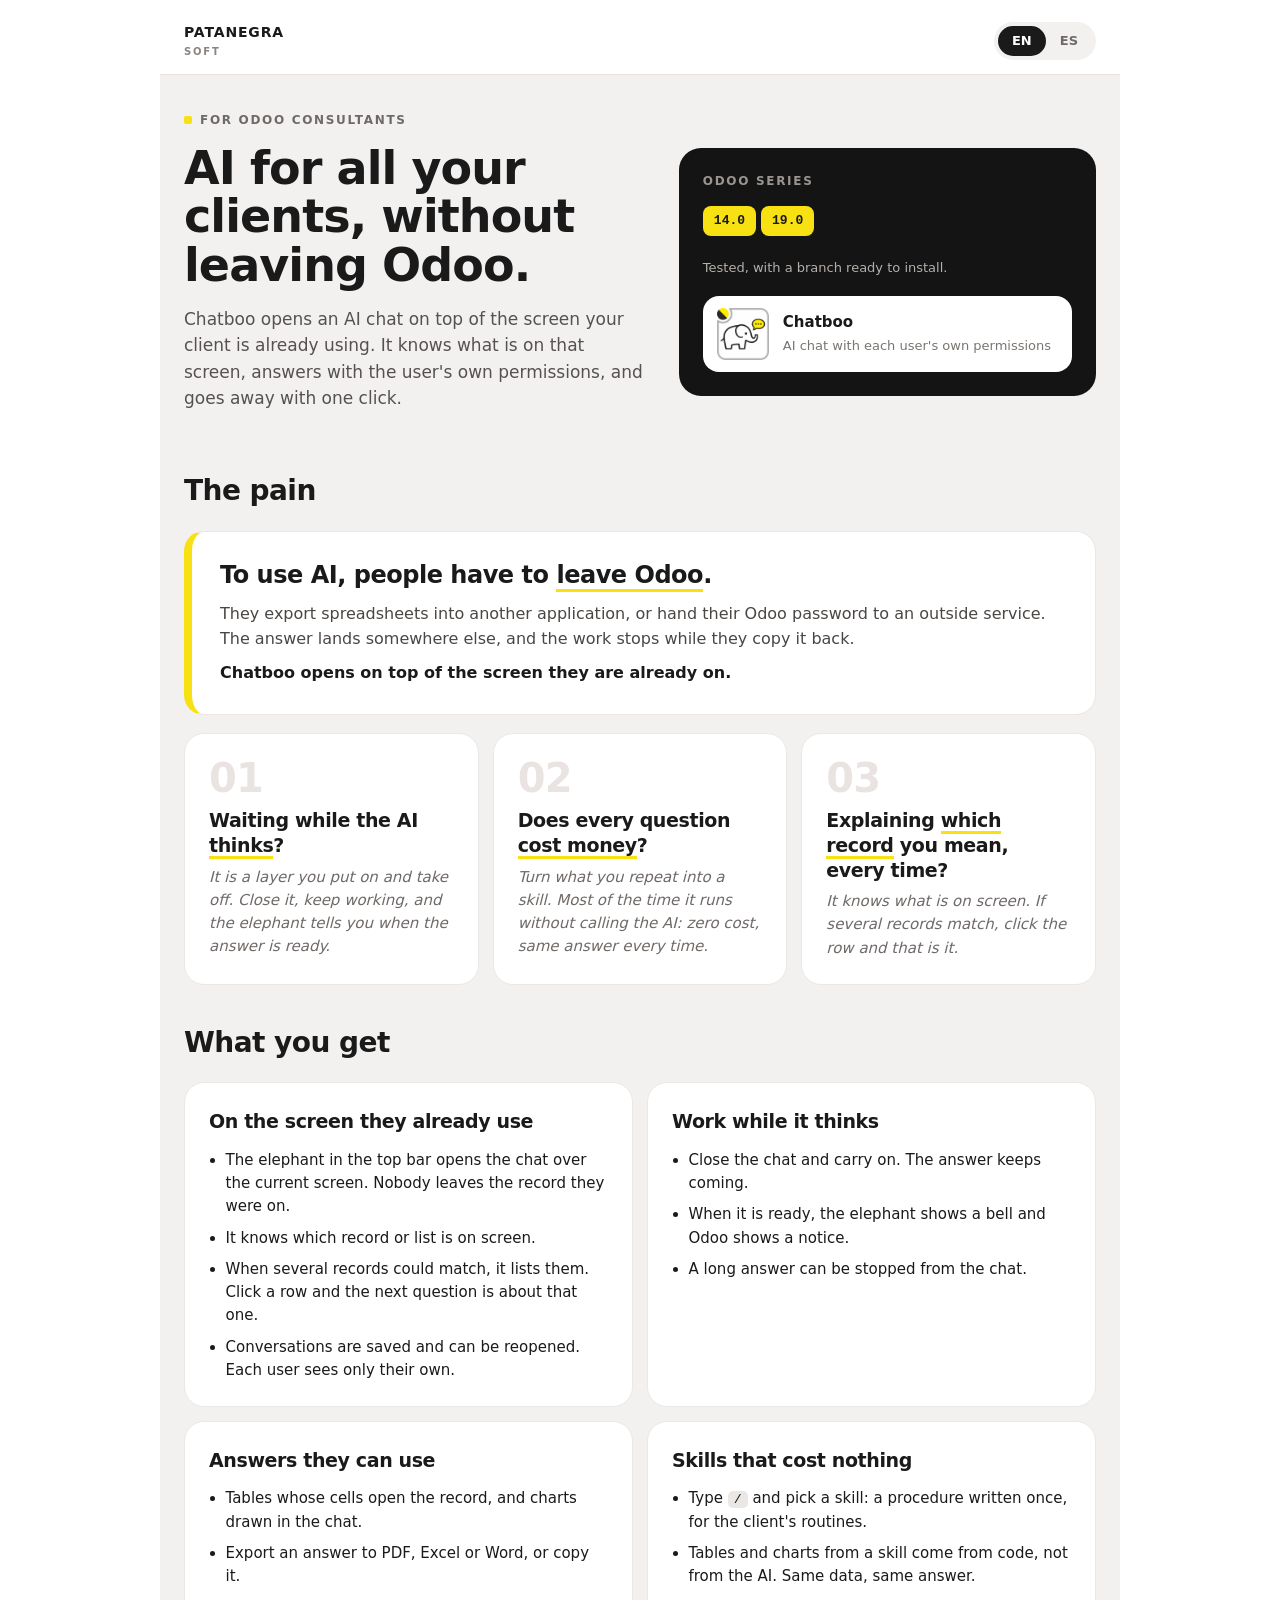
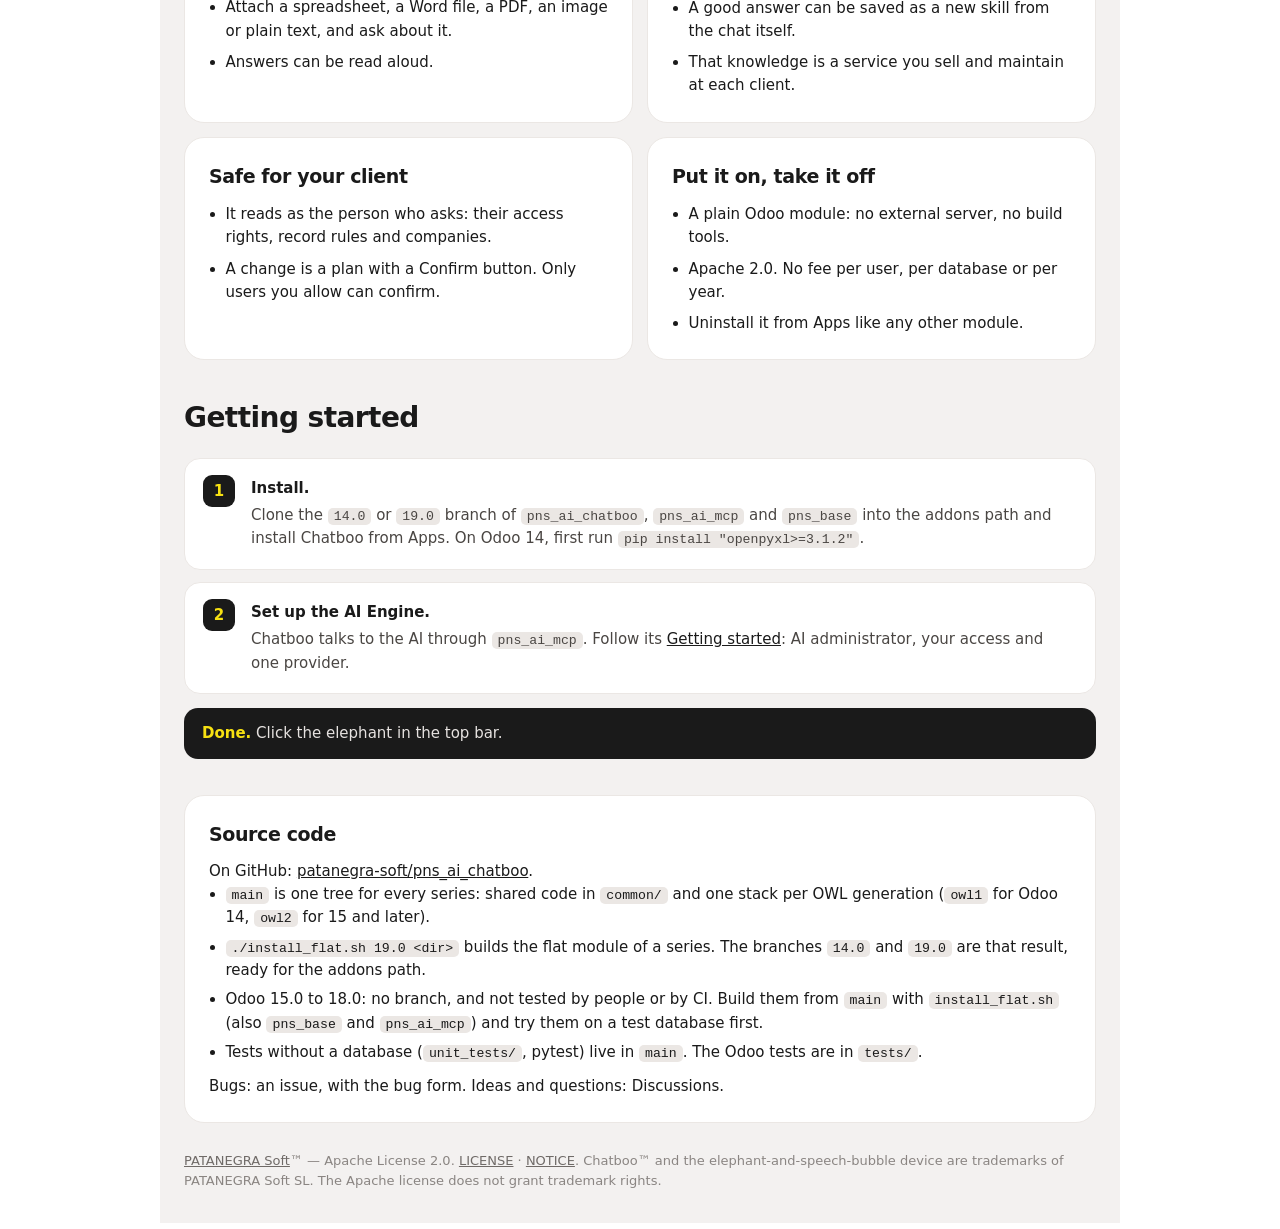
<file: static/description/index.html>
<!DOCTYPE html>
<html lang="en">
<head>
<meta charset="utf-8"/>
<meta http-equiv="Content-Type" content="text/html; charset=utf-8"/>
<meta name="tdm-reservation" content="0"/>
<title>Chatboo</title>
</head>
<body>
<style>
  .pb {
    max-width: 960px;
    margin: 0 auto;
    padding: 0 0 32px;
    background: #f3f1f0;
    color: #1A1A1A;
    font-family: Inter, "Segoe UI", system-ui, -apple-system, sans-serif;
    font-size: 15px;
    line-height: 1.55;
  }
  .pb * { box-sizing: border-box; }
  .pb h1, .pb h2, .pb h3, .pb .pb-n {
    font-family: "Space Grotesk", "Segoe UI", system-ui, sans-serif;
    letter-spacing: -0.02em;
  }
  .pb a { color: #1A1A1A; }
  .pb code {
    font-family: ui-monospace, Consolas, Menlo, monospace;
    font-size: 0.88em;
    background: #ebe7e4;
    padding: 1px 6px;
    border-radius: 5px;
  }
  .pb em { font-style: normal; border-bottom: 3px solid #F7E112; }

  .pb-target { display: block; height: 0; }
  .pb-es { display: none; }
  #es:target ~ .pb-en { display: none; }
  #es:target ~ .pb-es { display: block; }

  .pb-bar {
    display: flex;
    align-items: center;
    justify-content: space-between;
    padding: 14px 24px;
    background: #fff;
    border-bottom: 1px solid #e6e2e0;
  }
  .pb-brand { font-weight: 800; font-size: 14px; letter-spacing: 0.06em; }
  .pb-brand small { display: block; font-size: 10px; color: #8a8582; letter-spacing: 0.18em; font-weight: 600; }
  .pb-tabs { background: #f3f1f0; border-radius: 999px; padding: 4px; white-space: nowrap; }
  .pb-tabs a {
    display: inline-block;
    padding: 5px 14px;
    border-radius: 999px;
    font-size: 13px;
    font-weight: 700;
    text-decoration: none;
    color: #6f6a67;
  }
  .pb-tabs a.pb-t-en { background: #1A1A1A; color: #fff; }
  #es:target ~ .pb-bar .pb-t-en { background: transparent; color: #6f6a67; }
  #es:target ~ .pb-bar .pb-t-es { background: #1A1A1A; color: #fff; }

  .pb-sec { padding: 36px 24px 0; }
  .pb-hero { display: block; }
  .pb-eyebrow {
    margin: 0 0 14px;
    font-size: 12px;
    font-weight: 700;
    letter-spacing: 0.14em;
    text-transform: uppercase;
    color: #6f6a67;
  }
  .pb-eyebrow span {
    display: inline-block;
    width: 8px;
    height: 8px;
    margin-right: 8px;
    border-radius: 2px;
    background: #F7E112;
  }
  .pb h1 { margin: 0 0 16px; font-size: 40px; line-height: 1.06; font-weight: 700; }
  .pb-lead { margin: 0 0 22px; font-size: 17px; color: #565150; max-width: 34em; }
  .pb-dark {
    margin-top: 24px;
    padding: 24px;
    border-radius: 22px;
    background: #141414;
    color: #fff;
  }
  .pb-dark-head {
    margin: 0 0 12px;
    font-size: 12px;
    font-weight: 700;
    letter-spacing: 0.14em;
    text-transform: uppercase;
    color: #9a9591;
  }
  .pb-series span {
    display: inline-block;
    margin: 0 5px 7px 0;
    padding: 5px 11px;
    border-radius: 8px;
    font-family: ui-monospace, Consolas, Menlo, monospace;
    font-size: 13px;
    font-weight: 600;
    background: #F7E112;
    color: #1A1A1A;
  }
  .pb-dark-note { margin: 6px 0 18px; font-size: 13px; color: #b4afab; }
  .pb-app {
    display: flex;
    align-items: center;
    gap: 14px;
    padding: 12px 14px;
    border-radius: 16px;
    background: #fff;
    color: #1A1A1A;
  }
  .pb-app img { width: 52px; height: 52px; flex: none; display: block; }
  .pb-app b { display: block; font-size: 15px; }
  .pb-app span { font-size: 13px; color: #7a7570; }

  .pb h2 { margin: 0 0 18px; font-size: 28px; font-weight: 700; }
  .pb-big {
    padding: 28px;
    border-radius: 20px;
    background: #fff;
    border: 1px solid #ebe7e4;
    border-left: 8px solid #F7E112;
  }
  .pb-big h3 { margin: 0 0 12px; font-size: 24px; line-height: 1.25; }
  .pb-big p { margin: 0 0 10px; color: #4a4643; font-size: 16px; }
  .pb-big p:last-child { margin: 0; font-weight: 600; color: #1A1A1A; }
  .pb-pains { margin-top: 18px; }
  .pb-pain {
    margin-bottom: 14px;
    padding: 24px;
    border-radius: 20px;
    background: #fff;
    border: 1px solid #ebe7e4;
  }
  .pb-n { display: block; margin-bottom: 10px; font-size: 40px; font-weight: 700; color: #e9e4e1; line-height: 1; }
  .pb-pain h3 { margin: 0 0 8px; font-size: 19px; line-height: 1.3; font-weight: 600; }
  .pb-pain p { margin: 0; font-style: italic; color: #6f6a67; }

  .pb-feat {
    margin-bottom: 14px;
    padding: 24px;
    border-radius: 20px;
    background: #fff;
    border: 1px solid #ebe7e4;
  }
  .pb-feat h3 { margin: 0 0 12px; font-size: 19px; }
  .pb-feat ul { margin: 0; padding-left: 1.1em; }
  .pb-feat li { margin: 0 0 8px; }
  .pb-feat li:last-child { margin-bottom: 0; }

  .pb-steps { margin: 0; padding: 0; list-style: none; counter-reset: pbstep; }
  .pb-steps li {
    position: relative;
    margin-bottom: 12px;
    padding: 18px 20px 18px 66px;
    border-radius: 16px;
    background: #fff;
    border: 1px solid #ebe7e4;
    counter-increment: pbstep;
  }
  .pb-steps li:before {
    content: counter(pbstep);
    position: absolute;
    left: 18px;
    top: 16px;
    width: 32px;
    height: 32px;
    border-radius: 9px;
    background: #1A1A1A;
    color: #F7E112;
    font-weight: 700;
    text-align: center;
    line-height: 32px;
  }
  .pb-steps b { display: block; margin-bottom: 4px; }
  .pb-steps p { margin: 0; color: #4a4643; }
  .pb-steps pre {
    margin: 8px 0 0;
    padding: 10px 12px;
    border-radius: 10px;
    background: #141414;
    color: #F7E112;
    font-family: ui-monospace, Consolas, Menlo, monospace;
    font-size: 13px;
    white-space: pre-wrap;
  }
  .pb-tip { margin: 14px 0 0; padding: 14px 18px; border-radius: 14px; background: #1A1A1A; color: #e6e2e0; }
  .pb-tip b { color: #F7E112; }

  .pb-src { padding: 24px; border-radius: 20px; background: #fff; border: 1px solid #ebe7e4; }
  .pb-src h3 { margin: 0 0 10px; font-size: 19px; }
  .pb-src ul { margin: 0 0 10px; padding-left: 1.1em; }
  .pb-src li { margin: 0 0 6px; }
  .pb-src p { margin: 0; }

  .pb-foot { padding: 28px 24px 0; font-size: 13px; color: #8a8582; }
  .pb-foot a { color: #6f6a67; }

  @media (min-width: 760px) {
    .pb-hero { display: grid; grid-template-columns: 1.1fr 1fr; gap: 36px; align-items: center; }
    .pb-dark { margin-top: 0; }
    .pb h1 { font-size: 46px; }
    .pb-pains { display: grid; grid-template-columns: repeat(3, 1fr); gap: 14px; }
    .pb-pain { margin-bottom: 0; }
    .pb-feats { display: grid; grid-template-columns: 1fr 1fr; gap: 14px; }
    .pb-feat { margin-bottom: 0; }
  }
</style>
<div class="pb">
  <span id="en" class="pb-target"></span>
  <span id="es" class="pb-target"></span>

  <div class="pb-bar">
    <div class="pb-brand">PATANEGRA<small>SOFT</small></div>
    <div class="pb-tabs"><a class="pb-t-en" href="#en">EN</a><a class="pb-t-es" href="#es">ES</a></div>
  </div>

  <!-- ============================== ENGLISH ============================== -->
  <div class="pb-en" lang="en">

    <section class="pb-sec pb-hero">
      <div>
        <p class="pb-eyebrow"><span></span>For Odoo consultants</p>
        <h1>AI for all your clients, without leaving Odoo.</h1>
        <p class="pb-lead">
          Chatboo opens an AI chat on top of the screen your client is already
          using. It knows what is on that screen, answers with the user's own
          permissions, and goes away with one click.
        </p>
      </div>
      <div class="pb-dark">
        <p class="pb-dark-head">Odoo series</p>
        <p class="pb-series"><span>14.0</span><span>19.0</span></p>
        <p class="pb-dark-note">Tested, with a branch ready to install.</p>
        <div class="pb-app">
          <img src="icon.png" alt="Chatboo"/>
          <div><b>Chatboo</b><span>AI chat with each user's own permissions</span></div>
        </div>
      </div>
    </section>

    <section class="pb-sec">
      <h2>The pain</h2>
      <div class="pb-big">
        <h3>To use AI, people have to <em>leave Odoo</em>.</h3>
        <p>
          They export spreadsheets into another application, or hand their
          Odoo password to an outside service. The answer lands somewhere
          else, and the work stops while they copy it back.
        </p>
        <p>Chatboo opens on top of the screen they are already on.</p>
      </div>
      <div class="pb-pains">
        <div class="pb-pain">
          <span class="pb-n">01</span>
          <h3>Waiting while the AI <em>thinks</em>?</h3>
          <p>It is a layer you put on and take off. Close it, keep working, and the elephant tells you when the answer is ready.</p>
        </div>
        <div class="pb-pain">
          <span class="pb-n">02</span>
          <h3>Does every question <em>cost money</em>?</h3>
          <p>Turn what you repeat into a skill. Most of the time it runs without calling the AI: zero cost, same answer every time.</p>
        </div>
        <div class="pb-pain">
          <span class="pb-n">03</span>
          <h3>Explaining <em>which record</em> you mean, every time?</h3>
          <p>It knows what is on screen. If several records match, click the row and that is it.</p>
        </div>
      </div>
    </section>

    <section class="pb-sec">
      <h2>What you get</h2>
      <div class="pb-feats">
        <div class="pb-feat">
          <h3>On the screen they already use</h3>
          <ul>
            <li>The elephant in the top bar opens the chat over the current screen. Nobody leaves the record they were on.</li>
            <li>It knows which record or list is on screen.</li>
            <li>When several records could match, it lists them. Click a row and the next question is about that one.</li>
            <li>Conversations are saved and can be reopened. Each user sees only their own.</li>
          </ul>
        </div>
        <div class="pb-feat">
          <h3>Work while it thinks</h3>
          <ul>
            <li>Close the chat and carry on. The answer keeps coming.</li>
            <li>When it is ready, the elephant shows a bell and Odoo shows a notice.</li>
            <li>A long answer can be stopped from the chat.</li>
          </ul>
        </div>
        <div class="pb-feat">
          <h3>Answers they can use</h3>
          <ul>
            <li>Tables whose cells open the record, and charts drawn in the chat.</li>
            <li>Export an answer to PDF, Excel or Word, or copy it.</li>
            <li>Attach a spreadsheet, a Word file, a PDF, an image or plain text, and ask about it.</li>
            <li>Answers can be read aloud.</li>
          </ul>
        </div>
        <div class="pb-feat">
          <h3>Skills that cost nothing</h3>
          <ul>
            <li>Type <code>/</code> and pick a skill: a procedure written once, for the client's routines.</li>
            <li>Tables and charts from a skill come from code, not from the AI. Same data, same answer.</li>
            <li>A good answer can be saved as a new skill from the chat itself.</li>
            <li>That knowledge is a service you sell and maintain at each client.</li>
          </ul>
        </div>
        <div class="pb-feat">
          <h3>Safe for your client</h3>
          <ul>
            <li>It reads as the person who asks: their access rights, record rules and companies.</li>
            <li>A change is a plan with a Confirm button. Only users you allow can confirm.</li>
          </ul>
        </div>
        <div class="pb-feat">
          <h3>Put it on, take it off</h3>
          <ul>
            <li>A plain Odoo module: no external server, no build tools.</li>
            <li>Apache 2.0. No fee per user, per database or per year.</li>
            <li>Uninstall it from Apps like any other module.</li>
          </ul>
        </div>
      </div>
    </section>

    <section class="pb-sec">
      <h2>Getting started</h2>
      <ol class="pb-steps">
        <li>
          <b>Install.</b>
          <p>Clone the <code>14.0</code> or <code>19.0</code> branch of <code>pns_ai_chatboo</code>, <code>pns_ai_mcp</code> and <code>pns_base</code> into the addons path and install Chatboo from Apps. On Odoo 14, first run <code>pip install "openpyxl&gt;=3.1.2"</code>.</p>
        </li>
        <li>
          <b>Set up the AI Engine.</b>
          <p>Chatboo talks to the AI through <code>pns_ai_mcp</code>. Follow its <a href="https://github.com/patanegra-soft/pns_ai_mcp#getting-started">Getting started</a>: AI administrator, your access and one provider.</p>
        </li>
      </ol>
      <p class="pb-tip"><b>Done.</b> Click the elephant in the top bar.</p>
    </section>

    <section class="pb-sec">
      <div class="pb-src">
        <h3>Source code</h3>
        <p>On GitHub: <a href="https://github.com/patanegra-soft/pns_ai_chatboo">patanegra-soft/pns_ai_chatboo</a>.</p>
        <ul>
          <li><code>main</code> is one tree for every series: shared code in <code>common/</code> and one stack per OWL generation (<code>owl1</code> for Odoo 14, <code>owl2</code> for 15 and later).</li>
          <li><code>./install_flat.sh 19.0 &lt;dir&gt;</code> builds the flat module of a series. The branches <code>14.0</code> and <code>19.0</code> are that result, ready for the addons path.</li>
          <li>Odoo 15.0 to 18.0: no branch, and not tested by people or by CI. Build them from <code>main</code> with <code>install_flat.sh</code> (also <code>pns_base</code> and <code>pns_ai_mcp</code>) and try them on a test database first.</li>
          <li>Tests without a database (<code>unit_tests/</code>, pytest) live in <code>main</code>. The Odoo tests are in <code>tests/</code>.</li>
        </ul>
        <p>Bugs: an issue, with the bug form. Ideas and questions: Discussions.</p>
      </div>
    </section>

  </div>

  <!-- ============================== ESPAÑOL ============================== -->
  <div class="pb-es" lang="es">

    <section class="pb-sec pb-hero">
      <div>
        <p class="pb-eyebrow"><span></span>Para consultores de Odoo</p>
        <h1>IA para todos tus clientes, sin salir de Odoo.</h1>
        <p class="pb-lead">
          Chatboo abre un chat de IA encima de la pantalla que tu cliente ya
          está usando. Sabe qué hay en esa pantalla, responde con los permisos
          del propio usuario y se quita con un clic.
        </p>
      </div>
      <div class="pb-dark">
        <p class="pb-dark-head">Versiones de Odoo</p>
        <p class="pb-series"><span>14.0</span><span>19.0</span></p>
        <p class="pb-dark-note">Probadas, con una rama lista para instalar.</p>
        <div class="pb-app">
          <img src="icon.png" alt="Chatboo"/>
          <div><b>Chatboo</b><span>Chat de IA con los permisos de cada usuario</span></div>
        </div>
      </div>
    </section>

    <section class="pb-sec">
      <h2>El dolor</h2>
      <div class="pb-big">
        <h3>Para usar IA hay que <em>salir de Odoo</em>.</h3>
        <p>
          Se exportan Excels a otra aplicación, o se le da la contraseña de
          Odoo a un servicio de fuera. La respuesta llega a otro sitio y el
          trabajo se para mientras se copia de vuelta.
        </p>
        <p>Chatboo se abre encima de la pantalla en la que ya estás.</p>
      </div>
      <div class="pb-pains">
        <div class="pb-pain">
          <span class="pb-n">01</span>
          <h3>¿Esperar mirando cómo <em>piensa</em> la IA?</h3>
          <p>Es una capa de quita y pon. La cierras, sigues trabajando y el elefante te avisa cuando la respuesta está lista.</p>
        </div>
        <div class="pb-pain">
          <span class="pb-n">02</span>
          <h3>¿Cada pregunta <em>cuesta dinero</em>?</h3>
          <p>Lo que repites lo conviertes en un skill. Casi siempre se ejecuta sin llamar a la IA: coste cero y la misma respuesta cada vez.</p>
        </div>
        <div class="pb-pain">
          <span class="pb-n">03</span>
          <h3>¿Explicarle cada vez <em>de qué registro</em> hablas?</h3>
          <p>Sabe qué hay en pantalla. Si varios encajan, pinchas la fila y listo.</p>
        </div>
      </div>
    </section>

    <section class="pb-sec">
      <h2>Qué te llevas</h2>
      <div class="pb-feats">
        <div class="pb-feat">
          <h3>En la pantalla que ya usan</h3>
          <ul>
            <li>El elefante de la barra superior abre el chat encima de la pantalla actual. Nadie sale del registro en el que estaba.</li>
            <li>Sabe qué registro o qué lista hay en pantalla.</li>
            <li>Si varios registros encajan, los enseña. Pinchas una fila y la siguiente pregunta va sobre esa.</li>
            <li>Las conversaciones se guardan y se pueden reabrir. Cada usuario ve solo las suyas.</li>
          </ul>
        </div>
        <div class="pb-feat">
          <h3>Trabaja mientras piensa</h3>
          <ul>
            <li>Cierras el chat y sigues. La respuesta sigue llegando.</li>
            <li>Cuando está lista, el elefante enseña una campanita y Odoo muestra un aviso.</li>
            <li>Una respuesta larga se puede parar desde el chat.</li>
          </ul>
        </div>
        <div class="pb-feat">
          <h3>Respuestas que sirven</h3>
          <ul>
            <li>Tablas cuyas celdas abren el registro, y gráficos dibujados en el chat.</li>
            <li>Exportar una respuesta a PDF, Excel o Word, o copiarla.</li>
            <li>Adjuntar un Excel, un Word, un PDF, una imagen o un texto, y preguntar sobre él.</li>
            <li>Las respuestas se pueden leer en voz alta.</li>
          </ul>
        </div>
        <div class="pb-feat">
          <h3>Skills que no cuestan nada</h3>
          <ul>
            <li>Escribes <code>/</code> y eliges un skill: un procedimiento escrito una vez, para las rutinas del cliente.</li>
            <li>Las tablas y gráficos de un skill salen del código, no de la IA. Mismos datos, misma respuesta.</li>
            <li>Una buena respuesta se puede guardar como skill nuevo desde el propio chat.</li>
            <li>Ese conocimiento es un servicio que vendes y mantienes en cada cliente.</li>
          </ul>
        </div>
        <div class="pb-feat">
          <h3>Seguro para tu cliente</h3>
          <ul>
            <li>Lee como la persona que pregunta: sus permisos, sus reglas de registro y sus compañías.</li>
            <li>Un cambio es un plan con un botón Confirmar. Solo confirman los usuarios que tú permitas.</li>
          </ul>
        </div>
        <div class="pb-feat">
          <h3>Se pone y se quita</h3>
          <ul>
            <li>Un módulo de Odoo normal: sin servidor externo, sin herramientas de compilación.</li>
            <li>Apache 2.0. Sin cuota por usuario, por base de datos ni por año.</li>
            <li>Se desinstala desde Aplicaciones como cualquier otro.</li>
          </ul>
        </div>
      </div>
    </section>

    <section class="pb-sec">
      <h2>Puesta en marcha</h2>
      <ol class="pb-steps">
        <li>
          <b>Instala.</b>
          <p>Clona la rama <code>14.0</code> o <code>19.0</code> de <code>pns_ai_chatboo</code>, <code>pns_ai_mcp</code> y <code>pns_base</code> en el addons path e instala Chatboo desde Aplicaciones. En Odoo 14, antes, <code>pip install "openpyxl&gt;=3.1.2"</code>.</p>
        </li>
        <li>
          <b>Configura el Motor de IA.</b>
          <p>Chatboo habla con la IA a través de <code>pns_ai_mcp</code>. Sigue su <a href="https://github.com/patanegra-soft/pns_ai_mcp#puesta-en-marcha">puesta en marcha</a>: administrador de IA, tu acceso y un proveedor.</p>
        </li>
      </ol>
      <p class="pb-tip"><b>Listo.</b> Pulsa el elefante de la barra superior.</p>
    </section>

    <section class="pb-sec">
      <div class="pb-src">
        <h3>Código fuente</h3>
        <p>En GitHub: <a href="https://github.com/patanegra-soft/pns_ai_chatboo">patanegra-soft/pns_ai_chatboo</a>.</p>
        <ul>
          <li><code>main</code> es un solo árbol para todas las versiones: código común en <code>common/</code> y una pila por generación de OWL (<code>owl1</code> para Odoo 14, <code>owl2</code> para la 15 y siguientes).</li>
          <li><code>./install_flat.sh 19.0 &lt;dir&gt;</code> construye el módulo plano de una versión. Las ramas <code>14.0</code> y <code>19.0</code> son ese resultado, listas para el addons path.</li>
          <li>Odoo 15.0 a 18.0: sin rama y sin probar, ni por personas ni por el CI. Se construyen desde <code>main</code> con <code>install_flat.sh</code> (también <code>pns_base</code> y <code>pns_ai_mcp</code>) y se prueban antes en una base de pruebas.</li>
          <li>Los tests sin base de datos (<code>unit_tests/</code>, pytest) viven en <code>main</code>. Los tests de Odoo están en <code>tests/</code>.</li>
        </ul>
        <p>Errores: un issue, con el formulario de error. Ideas y preguntas: Discussions.</p>
      </div>
    </section>

  </div>

  <footer class="pb-foot">
    <a href="https://patanegra.com">PATANEGRA Soft</a>&trade; &mdash; Apache License 2.0.
    <a href="LICENSE">LICENSE</a> &middot; <a href="NOTICE">NOTICE</a>.
    Chatboo&trade; and the elephant-and-speech-bubble device are trademarks of
    PATANEGRA Soft SL. The Apache license does not grant trademark rights.
  </footer>
</div>
</body>
</html>
</file>
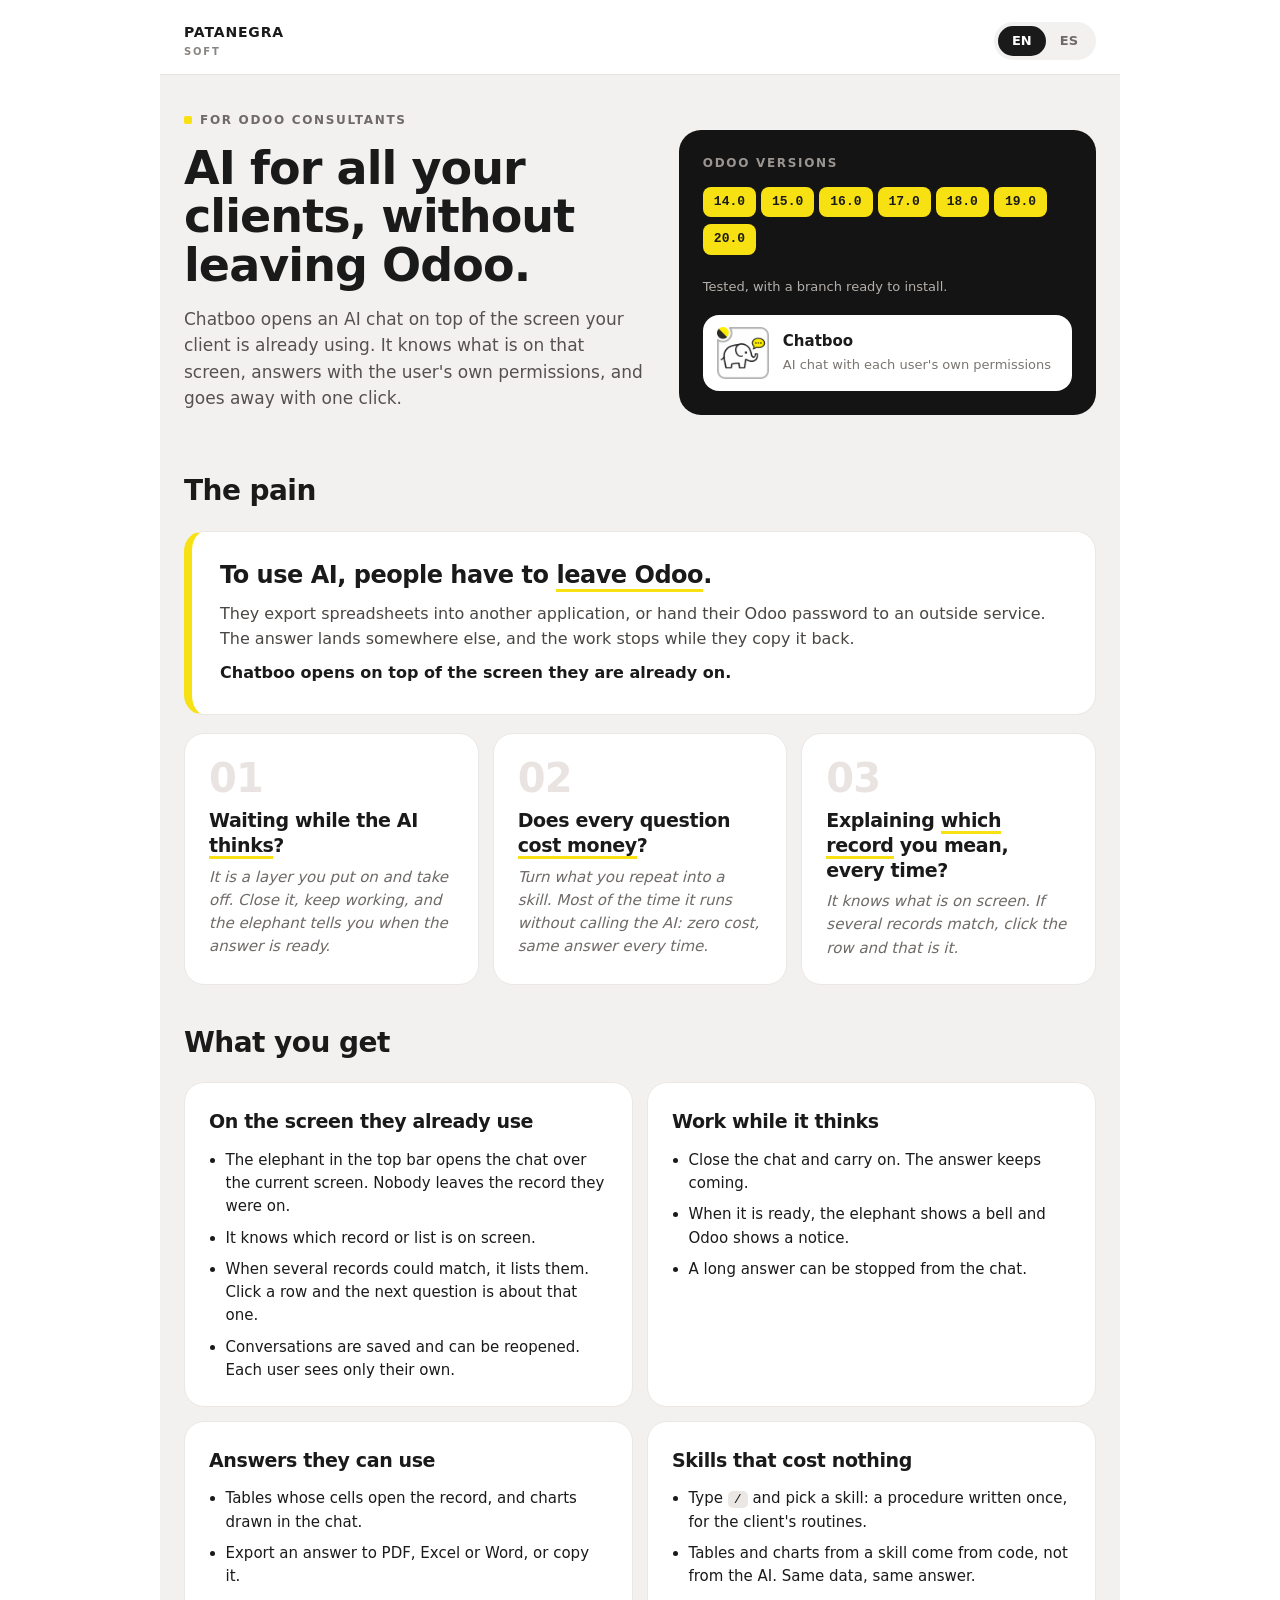
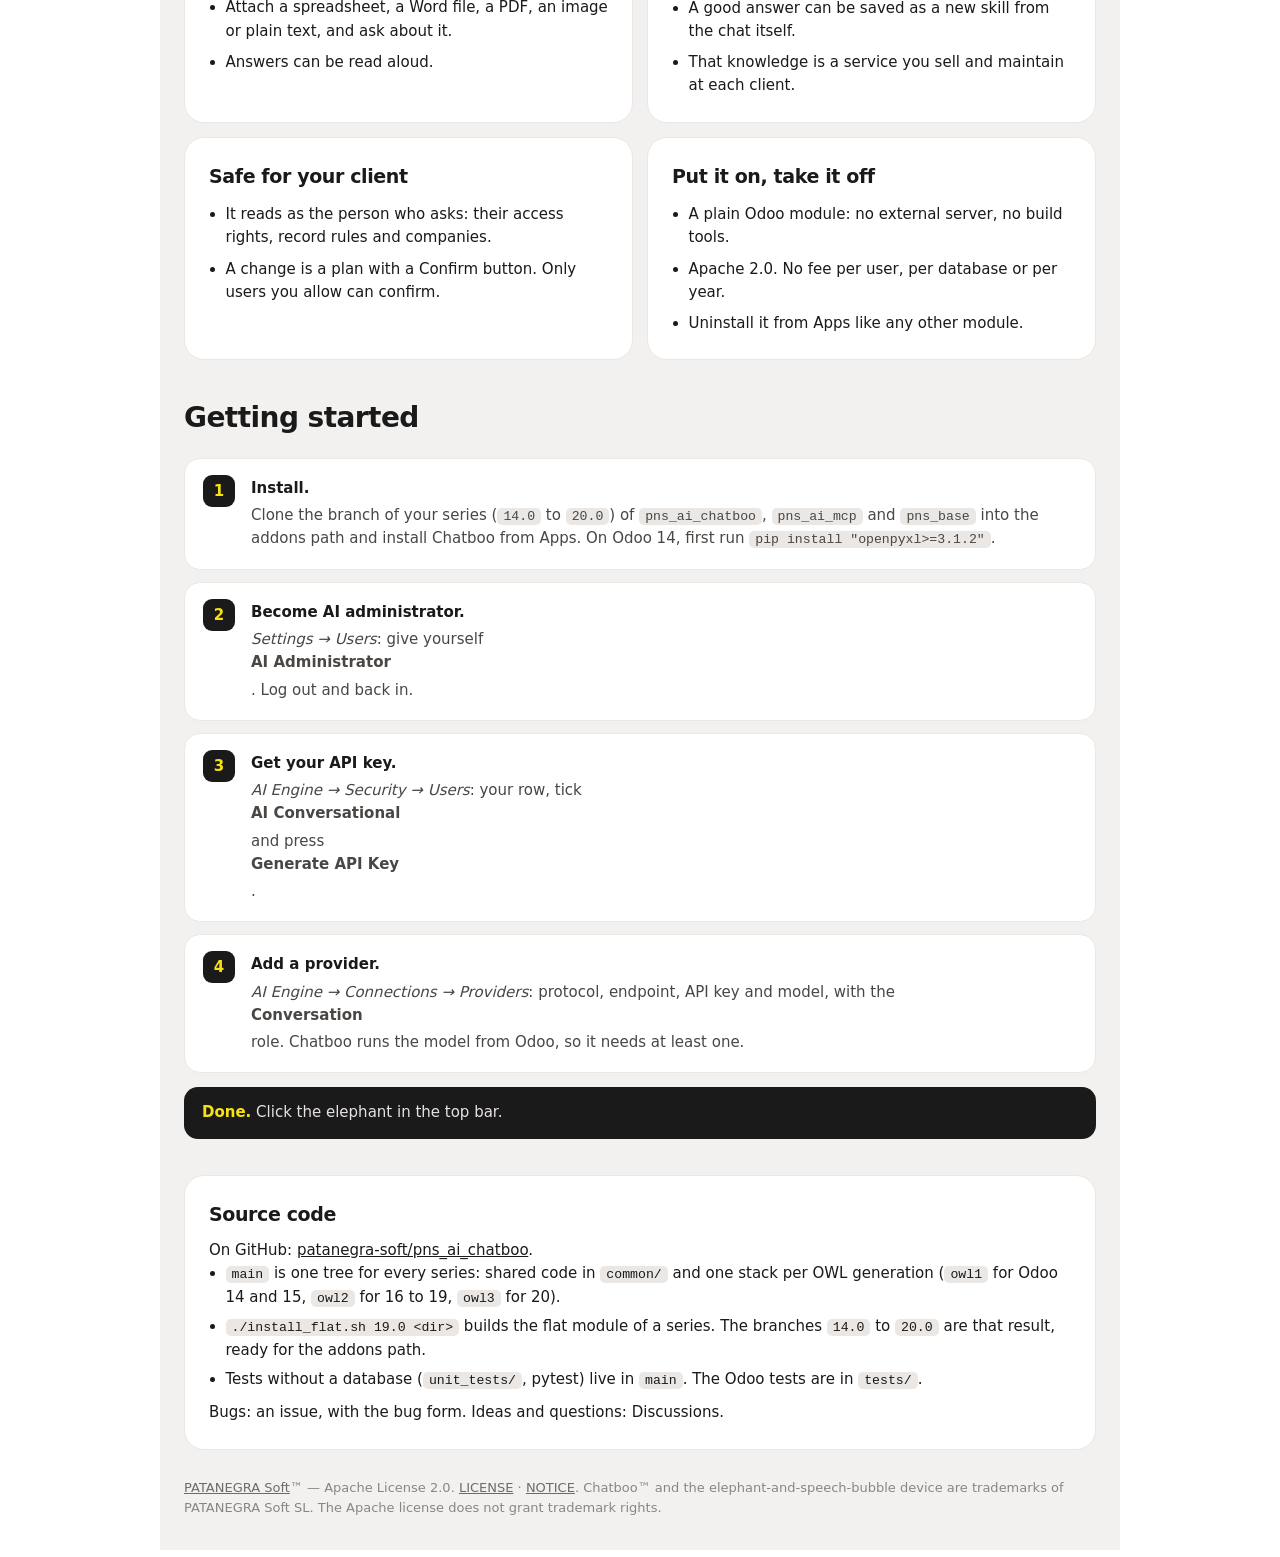
<file: common/static/description/index.html>
<!DOCTYPE html>
<html lang="en">
<head>
<meta charset="utf-8"/>
<meta http-equiv="Content-Type" content="text/html; charset=utf-8"/>
<meta name="tdm-reservation" content="0"/>
<title>Chatboo</title>
</head>
<body>
<style>
  .pb {
    max-width: 960px;
    margin: 0 auto;
    padding: 0 0 32px;
    background: #f3f1f0;
    color: #1A1A1A;
    font-family: Inter, "Segoe UI", system-ui, -apple-system, sans-serif;
    font-size: 15px;
    line-height: 1.55;
  }
  .pb * { box-sizing: border-box; }
  .pb h1, .pb h2, .pb h3, .pb .pb-n {
    font-family: "Space Grotesk", "Segoe UI", system-ui, sans-serif;
    letter-spacing: -0.02em;
  }
  .pb a { color: #1A1A1A; }
  .pb code {
    font-family: ui-monospace, Consolas, Menlo, monospace;
    font-size: 0.88em;
    background: #ebe7e4;
    padding: 1px 6px;
    border-radius: 5px;
  }
  .pb em { font-style: normal; border-bottom: 3px solid #F7E112; }

  .pb-target { display: block; height: 0; scroll-margin-top: 64px; }
  .pb:not(:has(#es:target)) .pb-es { display: none; }
  .pb:has(#es:target) .pb-en { display: none; }

  .pb-bar {
    display: flex;
    align-items: center;
    justify-content: space-between;
    padding: 14px 24px;
    background: #fff;
    border-bottom: 1px solid #e6e2e0;
    position: sticky;
    top: 0;
    z-index: 1;
  }
  .pb-brand { font-weight: 800; font-size: 14px; letter-spacing: 0.06em; }
  .pb-brand small { display: block; font-size: 10px; color: #8a8582; letter-spacing: 0.18em; font-weight: 600; }
  .pb-tabs { background: #f3f1f0; border-radius: 999px; padding: 4px; white-space: nowrap; }
  .pb-tabs a {
    display: inline-block;
    padding: 5px 14px;
    border-radius: 999px;
    font-size: 13px;
    font-weight: 700;
    text-decoration: none;
    color: #6f6a67;
  }
  .pb-tabs a.pb-t-en { background: #1A1A1A; color: #fff; }
  .pb:has(#es:target) .pb-t-en { background: transparent; color: #6f6a67; }
  .pb:has(#es:target) .pb-t-es { background: #1A1A1A; color: #fff; }

  .pb-sec { padding: 36px 24px 0; }
  .pb-hero { display: block; }
  .pb-eyebrow {
    margin: 0 0 14px;
    font-size: 12px;
    font-weight: 700;
    letter-spacing: 0.14em;
    text-transform: uppercase;
    color: #6f6a67;
  }
  .pb-eyebrow span {
    display: inline-block;
    width: 8px;
    height: 8px;
    margin-right: 8px;
    border-radius: 2px;
    background: #F7E112;
  }
  .pb h1 { margin: 0 0 16px; font-size: 40px; line-height: 1.06; font-weight: 700; }
  .pb-lead { margin: 0 0 22px; font-size: 17px; color: #565150; max-width: 34em; }
  .pb-dark {
    margin-top: 24px;
    padding: 24px;
    border-radius: 22px;
    background: #141414;
    color: #fff;
  }
  .pb-dark-head {
    margin: 0 0 12px;
    font-size: 12px;
    font-weight: 700;
    letter-spacing: 0.14em;
    text-transform: uppercase;
    color: #9a9591;
  }
  .pb-series span, .pb-series a {
    text-decoration: none;
    display: inline-block;
    margin: 0 5px 7px 0;
    padding: 5px 11px;
    border-radius: 8px;
    font-family: ui-monospace, Consolas, Menlo, monospace;
    font-size: 13px;
    font-weight: 600;
    background: #F7E112;
    color: #1A1A1A;
  }
  .pb-dark-note { margin: 6px 0 18px; font-size: 13px; color: #b4afab; }
  .pb-app {
    display: flex;
    align-items: center;
    gap: 14px;
    padding: 12px 14px;
    border-radius: 16px;
    background: #fff;
    color: #1A1A1A;
  }
  .pb-app img { width: 52px; height: 52px; flex: none; display: block; }
  .pb-app b { display: block; font-size: 15px; }
  .pb-app span { font-size: 13px; color: #7a7570; }

  .pb h2 { margin: 0 0 18px; font-size: 28px; font-weight: 700; }
  .pb-big {
    padding: 28px;
    border-radius: 20px;
    background: #fff;
    border: 1px solid #ebe7e4;
    border-left: 8px solid #F7E112;
  }
  .pb-big h3 { margin: 0 0 12px; font-size: 24px; line-height: 1.25; }
  .pb-big p { margin: 0 0 10px; color: #4a4643; font-size: 16px; }
  .pb-big p:last-child { margin: 0; font-weight: 600; color: #1A1A1A; }
  .pb-pains { margin-top: 18px; }
  .pb-pain {
    margin-bottom: 14px;
    padding: 24px;
    border-radius: 20px;
    background: #fff;
    border: 1px solid #ebe7e4;
  }
  .pb-n { display: block; margin-bottom: 10px; font-size: 40px; font-weight: 700; color: #e9e4e1; line-height: 1; }
  .pb-pain h3 { margin: 0 0 8px; font-size: 19px; line-height: 1.3; font-weight: 600; }
  .pb-pain p { margin: 0; font-style: italic; color: #6f6a67; }

  .pb-feat {
    margin-bottom: 14px;
    padding: 24px;
    border-radius: 20px;
    background: #fff;
    border: 1px solid #ebe7e4;
  }
  .pb-feat h3 { margin: 0 0 12px; font-size: 19px; }
  .pb-feat ul { margin: 0; padding-left: 1.1em; }
  .pb-feat li { margin: 0 0 8px; }
  .pb-feat li:last-child { margin-bottom: 0; }

  .pb-steps { margin: 0; padding: 0; list-style: none; counter-reset: pbstep; }
  .pb-steps li {
    position: relative;
    margin-bottom: 12px;
    padding: 18px 20px 18px 66px;
    border-radius: 16px;
    background: #fff;
    border: 1px solid #ebe7e4;
    counter-increment: pbstep;
  }
  .pb-steps li:before {
    content: counter(pbstep);
    position: absolute;
    left: 18px;
    top: 16px;
    width: 32px;
    height: 32px;
    border-radius: 9px;
    background: #1A1A1A;
    color: #F7E112;
    font-weight: 700;
    text-align: center;
    line-height: 32px;
  }
  .pb-steps b { display: block; margin-bottom: 4px; }
  .pb-steps p { margin: 0; color: #4a4643; }
  .pb-steps pre {
    margin: 8px 0 0;
    padding: 10px 12px;
    border-radius: 10px;
    background: #141414;
    color: #F7E112;
    font-family: ui-monospace, Consolas, Menlo, monospace;
    font-size: 13px;
    white-space: pre-wrap;
  }
  .pb-tip { margin: 14px 0 0; padding: 14px 18px; border-radius: 14px; background: #1A1A1A; color: #e6e2e0; }
  .pb-tip b { color: #F7E112; }

  .pb-src { padding: 24px; border-radius: 20px; background: #fff; border: 1px solid #ebe7e4; }
  .pb-src h3 { margin: 0 0 10px; font-size: 19px; }
  .pb-src ul { margin: 0 0 10px; padding-left: 1.1em; }
  .pb-src li { margin: 0 0 6px; }
  .pb-src p { margin: 0; }

  .pb-foot { padding: 28px 24px 0; font-size: 13px; color: #8a8582; }
  .pb-foot a { color: #6f6a67; }

  @media (min-width: 760px) {
    .pb-hero { display: grid; grid-template-columns: 1.1fr 1fr; gap: 36px; align-items: center; }
    .pb-dark { margin-top: 0; }
    .pb h1 { font-size: 46px; }
    .pb-pains { display: grid; grid-template-columns: repeat(3, 1fr); gap: 14px; }
    .pb-pain { margin-bottom: 0; }
    .pb-feats { display: grid; grid-template-columns: 1fr 1fr; gap: 14px; }
    .pb-feat { margin-bottom: 0; }
  }
</style>
<div class="pb">
  <span id="en" class="pb-target"></span>

  <div class="pb-bar">
    <div class="pb-brand">PATANEGRA<small>SOFT</small></div>
    <div class="pb-tabs"><a class="pb-t-en" href="#en">EN</a><a class="pb-t-es" href="#es">ES</a></div>
  </div>

  <!-- ============================== ENGLISH ============================== -->
  <div class="pb-en" lang="en">

    <section class="pb-sec pb-hero">
      <div>
        <p class="pb-eyebrow"><span></span>For Odoo consultants</p>
        <h1>AI for all your clients, without leaving Odoo.</h1>
        <p class="pb-lead">
          Chatboo opens an AI chat on top of the screen your client is already
          using. It knows what is on that screen, answers with the user's own
          permissions, and goes away with one click.
        </p>
      </div>
      <div class="pb-dark">
        <p class="pb-dark-head">Odoo versions</p>
        <p class="pb-series"><a href="https://www.patanegra.com/chatboo-odoo-14.html">14.0</a><a href="https://www.patanegra.com/chatboo-odoo-15.html">15.0</a><a href="https://www.patanegra.com/chatboo-odoo-16.html">16.0</a><a href="https://www.patanegra.com/chatboo-odoo-17.html">17.0</a><a href="https://www.patanegra.com/chatboo-odoo-18.html">18.0</a><a href="https://www.patanegra.com/chatboo-odoo-19.html">19.0</a><a href="https://www.patanegra.com/chatboo-odoo-20.html">20.0</a></p>
        <p class="pb-dark-note">Tested, with a branch ready to install.</p>
        <div class="pb-app">
          <img src="icon.png" alt="Chatboo"/>
          <div><b>Chatboo</b><span>AI chat with each user's own permissions</span></div>
        </div>
      </div>
    </section>

    <section class="pb-sec">
      <h2>The pain</h2>
      <div class="pb-big">
        <h3>To use AI, people have to <em>leave Odoo</em>.</h3>
        <p>
          They export spreadsheets into another application, or hand their
          Odoo password to an outside service. The answer lands somewhere
          else, and the work stops while they copy it back.
        </p>
        <p>Chatboo opens on top of the screen they are already on.</p>
      </div>
      <div class="pb-pains">
        <div class="pb-pain">
          <span class="pb-n">01</span>
          <h3>Waiting while the AI <em>thinks</em>?</h3>
          <p>It is a layer you put on and take off. Close it, keep working, and the elephant tells you when the answer is ready.</p>
        </div>
        <div class="pb-pain">
          <span class="pb-n">02</span>
          <h3>Does every question <em>cost money</em>?</h3>
          <p>Turn what you repeat into a skill. Most of the time it runs without calling the AI: zero cost, same answer every time.</p>
        </div>
        <div class="pb-pain">
          <span class="pb-n">03</span>
          <h3>Explaining <em>which record</em> you mean, every time?</h3>
          <p>It knows what is on screen. If several records match, click the row and that is it.</p>
        </div>
      </div>
    </section>

    <section class="pb-sec">
      <h2>What you get</h2>
      <div class="pb-feats">
        <div class="pb-feat">
          <h3>On the screen they already use</h3>
          <ul>
            <li>The elephant in the top bar opens the chat over the current screen. Nobody leaves the record they were on.</li>
            <li>It knows which record or list is on screen.</li>
            <li>When several records could match, it lists them. Click a row and the next question is about that one.</li>
            <li>Conversations are saved and can be reopened. Each user sees only their own.</li>
          </ul>
        </div>
        <div class="pb-feat">
          <h3>Work while it thinks</h3>
          <ul>
            <li>Close the chat and carry on. The answer keeps coming.</li>
            <li>When it is ready, the elephant shows a bell and Odoo shows a notice.</li>
            <li>A long answer can be stopped from the chat.</li>
          </ul>
        </div>
        <div class="pb-feat">
          <h3>Answers they can use</h3>
          <ul>
            <li>Tables whose cells open the record, and charts drawn in the chat.</li>
            <li>Export an answer to PDF, Excel or Word, or copy it.</li>
            <li>Attach a spreadsheet, a Word file, a PDF, an image or plain text, and ask about it.</li>
            <li>Answers can be read aloud.</li>
          </ul>
        </div>
        <div class="pb-feat">
          <h3>Skills that cost nothing</h3>
          <ul>
            <li>Type <code>/</code> and pick a skill: a procedure written once, for the client's routines.</li>
            <li>Tables and charts from a skill come from code, not from the AI. Same data, same answer.</li>
            <li>A good answer can be saved as a new skill from the chat itself.</li>
            <li>That knowledge is a service you sell and maintain at each client.</li>
          </ul>
        </div>
        <div class="pb-feat">
          <h3>Safe for your client</h3>
          <ul>
            <li>It reads as the person who asks: their access rights, record rules and companies.</li>
            <li>A change is a plan with a Confirm button. Only users you allow can confirm.</li>
          </ul>
        </div>
        <div class="pb-feat">
          <h3>Put it on, take it off</h3>
          <ul>
            <li>A plain Odoo module: no external server, no build tools.</li>
            <li>Apache 2.0. No fee per user, per database or per year.</li>
            <li>Uninstall it from Apps like any other module.</li>
          </ul>
        </div>
      </div>
    </section>

    <section class="pb-sec">
      <h2>Getting started</h2>
      <ol class="pb-steps">
        <li>
          <b>Install.</b>
          <p>Clone the branch of your series (<code>14.0</code> to <code>20.0</code>) of <code>pns_ai_chatboo</code>, <code>pns_ai_mcp</code> and <code>pns_base</code> into the addons path and install Chatboo from Apps. On Odoo 14, first run <code>pip install "openpyxl&gt;=3.1.2"</code>.</p>
        </li>
        <li>
          <b>Become AI administrator.</b>
          <p><i>Settings → Users</i>: give yourself <b>AI Administrator</b>. Log out and back in.</p>
        </li>
        <li>
          <b>Get your API key.</b>
          <p><i>AI Engine → Security → Users</i>: your row, tick <b>AI Conversational</b> and press <b>Generate API Key</b>.</p>
        </li>
        <li>
          <b>Add a provider.</b>
          <p><i>AI Engine → Connections → Providers</i>: protocol, endpoint, API key and model, with the <b>Conversation</b> role. Chatboo runs the model from Odoo, so it needs at least one.</p>
        </li>
      </ol>
      <p class="pb-tip"><b>Done.</b> Click the elephant in the top bar.</p>
    </section>

    <section class="pb-sec">
      <div class="pb-src">
        <h3>Source code</h3>
        <p>On GitHub: <a href="https://github.com/patanegra-soft/pns_ai_chatboo">patanegra-soft/pns_ai_chatboo</a>.</p>
        <ul>
          <li><code>main</code> is one tree for every series: shared code in <code>common/</code> and one stack per OWL generation (<code>owl1</code> for Odoo 14 and 15, <code>owl2</code> for 16 to 19, <code>owl3</code> for 20).</li>
          <li><code>./install_flat.sh 19.0 &lt;dir&gt;</code> builds the flat module of a series. The branches <code>14.0</code> to <code>20.0</code> are that result, ready for the addons path.</li>
          <li>Tests without a database (<code>unit_tests/</code>, pytest) live in <code>main</code>. The Odoo tests are in <code>tests/</code>.</li>
        </ul>
        <p>Bugs: an issue, with the bug form. Ideas and questions: Discussions.</p>
      </div>
    </section>

  </div>

  <!-- ============================== ESPAÑOL ============================== -->
  <span id="es" class="pb-target"></span>
  <div class="pb-es" lang="es">

    <section class="pb-sec pb-hero">
      <div>
        <p class="pb-eyebrow"><span></span>Para consultores de Odoo</p>
        <h1>IA para todos tus clientes, sin salir de Odoo.</h1>
        <p class="pb-lead">
          Chatboo abre un chat de IA encima de la pantalla que tu cliente ya
          está usando. Sabe qué hay en esa pantalla, responde con los permisos
          del propio usuario y se quita con un clic.
        </p>
      </div>
      <div class="pb-dark">
        <p class="pb-dark-head">Versiones de Odoo</p>
        <p class="pb-series"><a href="https://www.patanegra.com/es/chatboo-odoo-14.html">14.0</a><a href="https://www.patanegra.com/es/chatboo-odoo-15.html">15.0</a><a href="https://www.patanegra.com/es/chatboo-odoo-16.html">16.0</a><a href="https://www.patanegra.com/es/chatboo-odoo-17.html">17.0</a><a href="https://www.patanegra.com/es/chatboo-odoo-18.html">18.0</a><a href="https://www.patanegra.com/es/chatboo-odoo-19.html">19.0</a><a href="https://www.patanegra.com/es/chatboo-odoo-20.html">20.0</a></p>
        <p class="pb-dark-note">Probadas, con una rama lista para instalar.</p>
        <div class="pb-app">
          <img src="icon.png" alt="Chatboo"/>
          <div><b>Chatboo</b><span>Chat de IA con los permisos de cada usuario</span></div>
        </div>
      </div>
    </section>

    <section class="pb-sec">
      <h2>El dolor</h2>
      <div class="pb-big">
        <h3>Para usar IA hay que <em>salir de Odoo</em>.</h3>
        <p>
          Se exportan Excels a otra aplicación, o se le da la contraseña de
          Odoo a un servicio de fuera. La respuesta llega a otro sitio y el
          trabajo se para mientras se copia de vuelta.
        </p>
        <p>Chatboo se abre encima de la pantalla en la que ya estás.</p>
      </div>
      <div class="pb-pains">
        <div class="pb-pain">
          <span class="pb-n">01</span>
          <h3>¿Esperar mirando cómo <em>piensa</em> la IA?</h3>
          <p>Es una capa de quita y pon. La cierras, sigues trabajando y el elefante te avisa cuando la respuesta está lista.</p>
        </div>
        <div class="pb-pain">
          <span class="pb-n">02</span>
          <h3>¿Cada pregunta <em>cuesta dinero</em>?</h3>
          <p>Lo que repites lo conviertes en un skill. Casi siempre se ejecuta sin llamar a la IA: coste cero y la misma respuesta cada vez.</p>
        </div>
        <div class="pb-pain">
          <span class="pb-n">03</span>
          <h3>¿Explicarle cada vez <em>de qué registro</em> hablas?</h3>
          <p>Sabe qué hay en pantalla. Si varios encajan, pinchas la fila y listo.</p>
        </div>
      </div>
    </section>

    <section class="pb-sec">
      <h2>Qué te llevas</h2>
      <div class="pb-feats">
        <div class="pb-feat">
          <h3>En la pantalla que ya usan</h3>
          <ul>
            <li>El elefante de la barra superior abre el chat encima de la pantalla actual. Nadie sale del registro en el que estaba.</li>
            <li>Sabe qué registro o qué lista hay en pantalla.</li>
            <li>Si varios registros encajan, los enseña. Pinchas una fila y la siguiente pregunta va sobre esa.</li>
            <li>Las conversaciones se guardan y se pueden reabrir. Cada usuario ve solo las suyas.</li>
          </ul>
        </div>
        <div class="pb-feat">
          <h3>Trabaja mientras piensa</h3>
          <ul>
            <li>Cierras el chat y sigues. La respuesta sigue llegando.</li>
            <li>Cuando está lista, el elefante enseña una campanita y Odoo muestra un aviso.</li>
            <li>Una respuesta larga se puede parar desde el chat.</li>
          </ul>
        </div>
        <div class="pb-feat">
          <h3>Respuestas que sirven</h3>
          <ul>
            <li>Tablas cuyas celdas abren el registro, y gráficos dibujados en el chat.</li>
            <li>Exportar una respuesta a PDF, Excel o Word, o copiarla.</li>
            <li>Adjuntar un Excel, un Word, un PDF, una imagen o un texto, y preguntar sobre él.</li>
            <li>Las respuestas se pueden leer en voz alta.</li>
          </ul>
        </div>
        <div class="pb-feat">
          <h3>Skills que no cuestan nada</h3>
          <ul>
            <li>Escribes <code>/</code> y eliges un skill: un procedimiento escrito una vez, para las rutinas del cliente.</li>
            <li>Las tablas y gráficos de un skill salen del código, no de la IA. Mismos datos, misma respuesta.</li>
            <li>Una buena respuesta se puede guardar como skill nuevo desde el propio chat.</li>
            <li>Ese conocimiento es un servicio que vendes y mantienes en cada cliente.</li>
          </ul>
        </div>
        <div class="pb-feat">
          <h3>Seguro para tu cliente</h3>
          <ul>
            <li>Lee como la persona que pregunta: sus permisos, sus reglas de registro y sus compañías.</li>
            <li>Un cambio es un plan con un botón Confirmar. Solo confirman los usuarios que tú permitas.</li>
          </ul>
        </div>
        <div class="pb-feat">
          <h3>Se pone y se quita</h3>
          <ul>
            <li>Un módulo de Odoo normal: sin servidor externo, sin herramientas de compilación.</li>
            <li>Apache 2.0. Sin cuota por usuario, por base de datos ni por año.</li>
            <li>Se desinstala desde Aplicaciones como cualquier otro.</li>
          </ul>
        </div>
      </div>
    </section>

    <section class="pb-sec">
      <h2>Puesta en marcha</h2>
      <ol class="pb-steps">
        <li>
          <b>Instala.</b>
          <p>Clona la rama de tu versión (de la <code>14.0</code> a la <code>20.0</code>) de <code>pns_ai_chatboo</code>, <code>pns_ai_mcp</code> y <code>pns_base</code> en el addons path e instala Chatboo desde Aplicaciones. En Odoo 14, antes, <code>pip install "openpyxl&gt;=3.1.2"</code>.</p>
        </li>
        <li>
          <b>Hazte administrador de IA.</b>
          <p><i>Ajustes → Usuarios</i>: date <b>IA Administrador</b>. Sal y vuelve a entrar.</p>
        </li>
        <li>
          <b>Saca tu clave API.</b>
          <p><i>Motor de IA → Seguridad → Usuarios</i>: tu fila, marca <b>IA Conversacional</b> y pulsa <b>Generar Clave API</b>.</p>
        </li>
        <li>
          <b>Pon un proveedor.</b>
          <p><i>Motor de IA → Conexiones → Proveedores</i>: protocolo, dirección, clave API y modelo, con el rol <b>Conversación</b>. Chatboo ejecuta el modelo desde Odoo, así que necesita al menos uno.</p>
        </li>
      </ol>
      <p class="pb-tip"><b>Listo.</b> Pulsa el elefante de la barra superior.</p>
    </section>

    <section class="pb-sec">
      <div class="pb-src">
        <h3>Código fuente</h3>
        <p>En GitHub: <a href="https://github.com/patanegra-soft/pns_ai_chatboo">patanegra-soft/pns_ai_chatboo</a>.</p>
        <ul>
          <li><code>main</code> es un solo árbol para todas las versiones: código común en <code>common/</code> y una pila por generación de OWL (<code>owl1</code> para Odoo 14 y 15, <code>owl2</code> de la 16 a la 19, <code>owl3</code> para la 20).</li>
          <li><code>./install_flat.sh 19.0 &lt;dir&gt;</code> construye el módulo plano de una versión. Las ramas de la <code>14.0</code> a la <code>20.0</code> son ese resultado, listas para el addons path.</li>
          <li>Los tests sin base de datos (<code>unit_tests/</code>, pytest) viven en <code>main</code>. Los tests de Odoo están en <code>tests/</code>.</li>
        </ul>
        <p>Errores: un issue, con el formulario de error. Ideas y preguntas: Discussions.</p>
      </div>
    </section>

  </div>

  <footer class="pb-foot">
    <a href="https://patanegra.com">PATANEGRA Soft</a>&trade; &mdash; Apache License 2.0.
    <a href="LICENSE">LICENSE</a> &middot; <a href="NOTICE">NOTICE</a>.
    Chatboo&trade; and the elephant-and-speech-bubble device are trademarks of
    PATANEGRA Soft SL. The Apache license does not grant trademark rights.
  </footer>
</div>
</body>
</html>
</file>
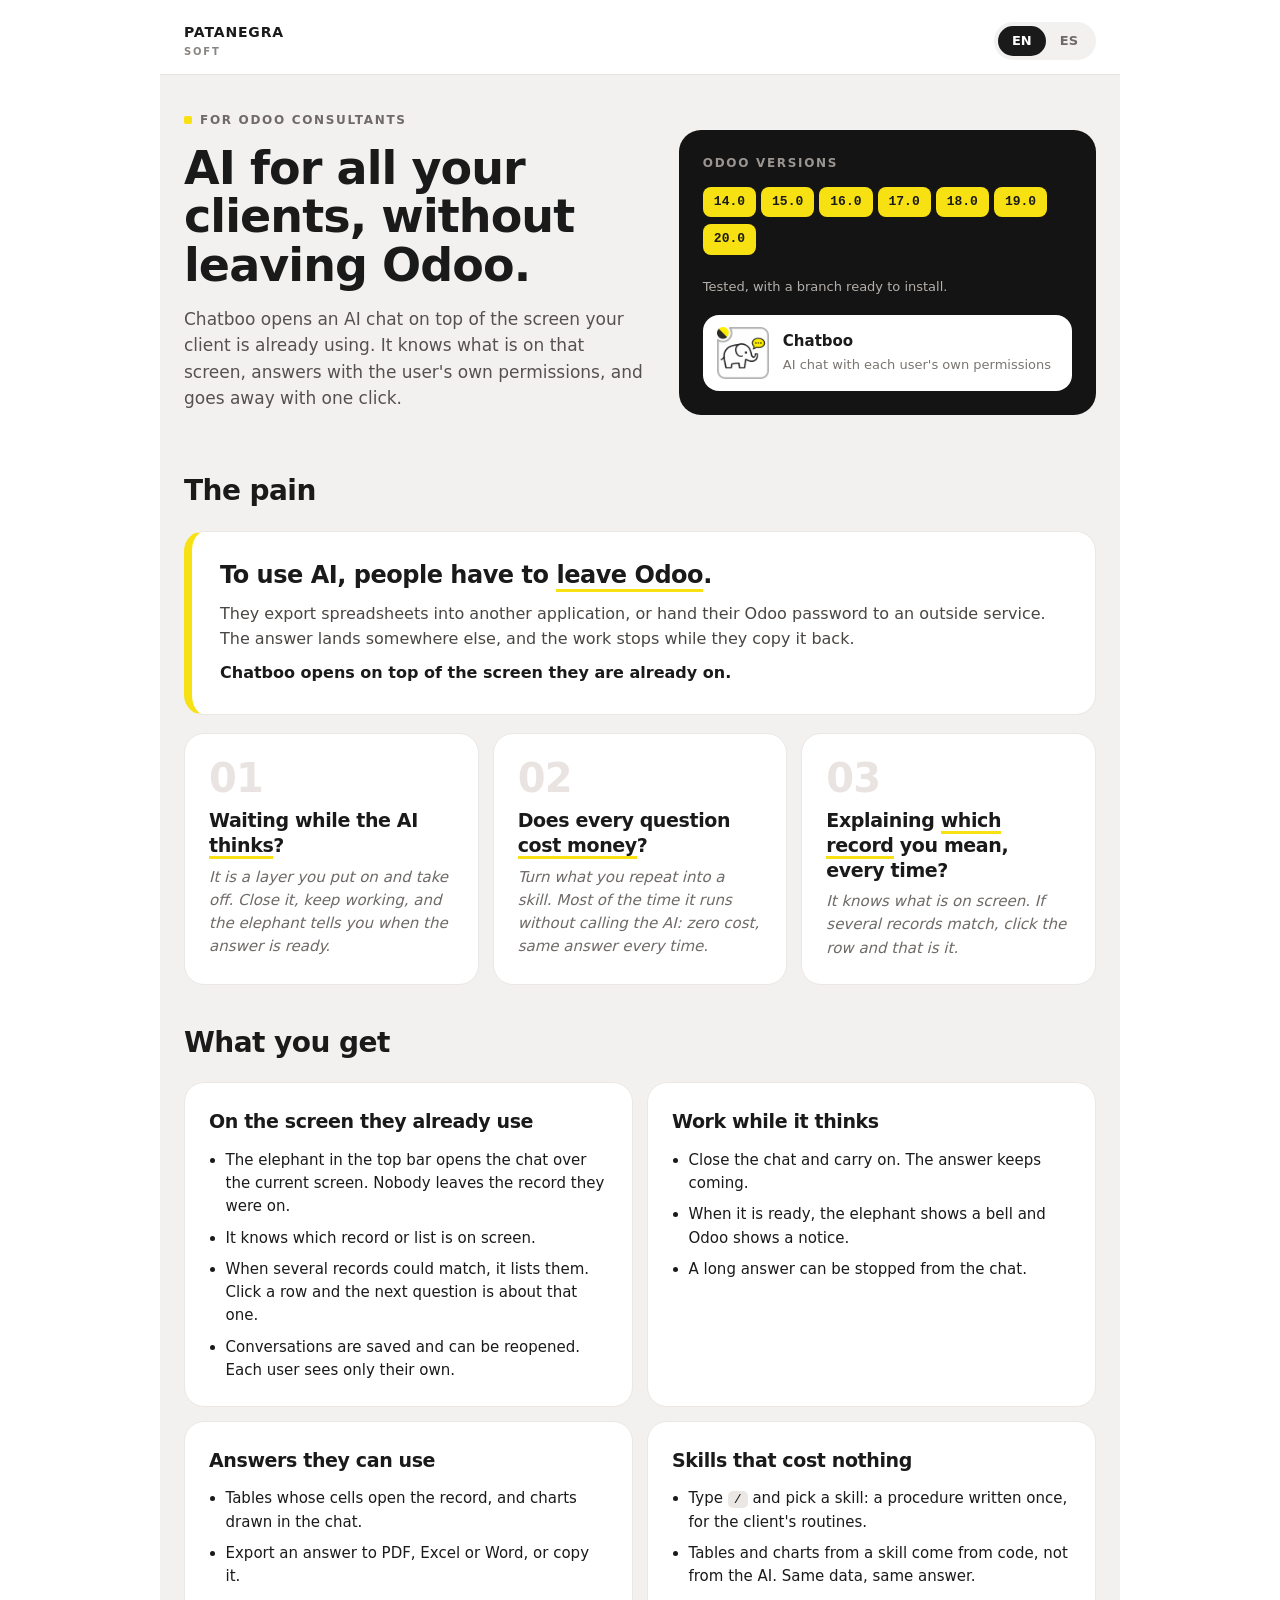
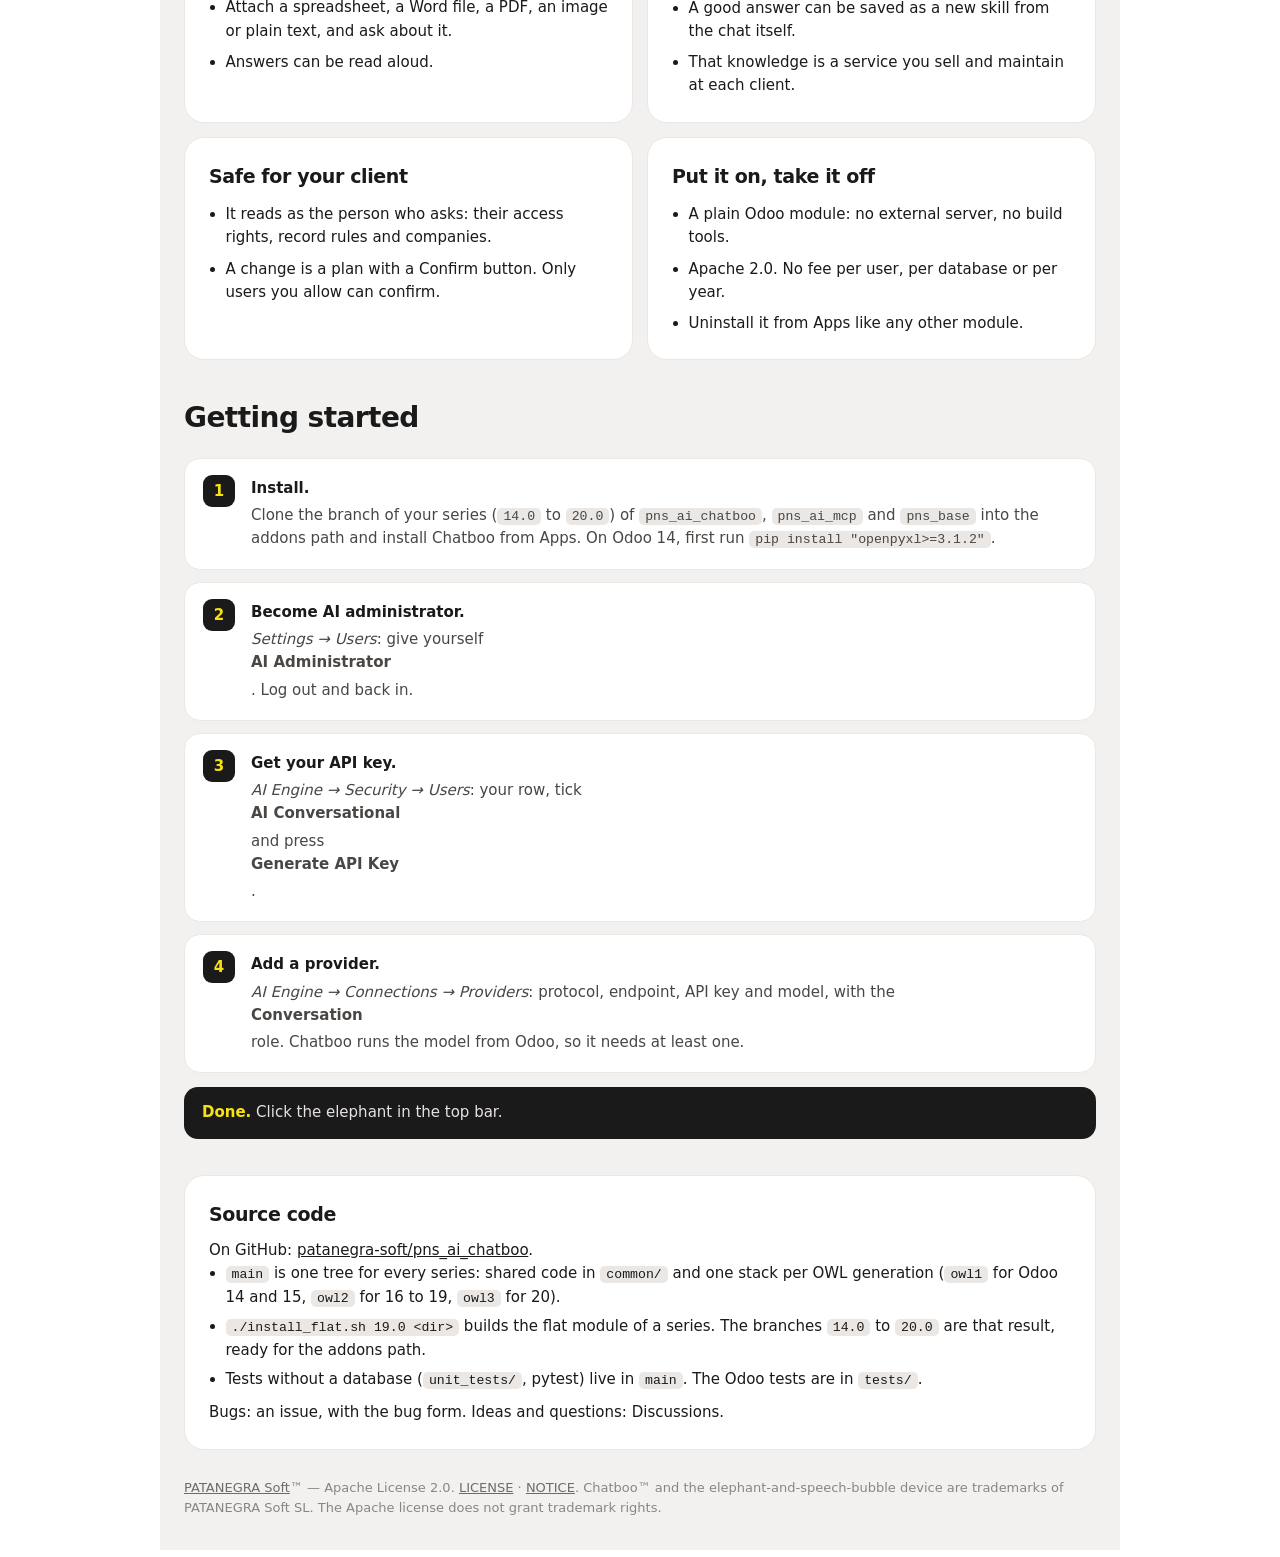
<file: pns_ai_chatboo/static/description/index.html>
<!DOCTYPE html>
<html lang="en">
<head>
<meta charset="utf-8"/>
<meta http-equiv="Content-Type" content="text/html; charset=utf-8"/>
<meta name="tdm-reservation" content="0"/>
<title>Chatboo</title>
</head>
<body>
<style>
.pb * { box-sizing: border-box !important }
.pb:not(:has(#es:target)) .pb-es { display: none !important }
.pb:has(#es:target) .pb-en { display: none !important }
.pb:has(#es:target) .pb-t-en { background: transparent !important; color: #6f6a67 !important }
.pb:has(#es:target) .pb-t-es { background: #1A1A1A !important; color: #fff !important }
.pb-big p:last-child { margin: 0 !important; font-weight: 600 !important; color: #1A1A1A !important }
.pb-feat li:last-child { margin-bottom: 0 !important }
.pb-steps li:before { content: counter(pbstep) !important; position: absolute !important; left: 18px !important; top: 16px !important; width: 32px !important; height: 32px !important; border-radius: 9px !important; background: #1A1A1A !important; color: #F7E112 !important; font-weight: 700 !important; text-align: center !important; line-height: 32px !important }
@media (min-width: 760px) {
  .pb-hero { display: grid !important; grid-template-columns: 1.1fr 1fr !important; gap: 36px !important; align-items: center !important }
  .pb-dark { margin-top: 0 !important }
  .pb h1 { font-size: 46px !important }
  .pb-pains { display: grid !important; grid-template-columns: repeat(3, 1fr) !important; gap: 14px !important }
  .pb-pain { margin-bottom: 0 !important }
  .pb-feats { display: grid !important; grid-template-columns: 1fr 1fr !important; gap: 14px !important }
  .pb-feat { margin-bottom: 0 !important }

  }
</style>
<div class="pb" style="max-width: 960px; margin: 0 auto; padding: 0 0 32px; background-color: #f3f1f0; color: #1A1A1A; font-family: Inter, 'Segoe UI', system-ui, -apple-system, sans-serif; font-size: 15px; line-height: 1.55">
  <span id="en" class="pb-target" style="display: block; height: 0; scroll-margin-top: 64px"></span>

  <div class="pb-bar" style="display: flex; align-items: center; padding: 14px 24px; background-color: #fff; border-bottom: 1px solid #e6e2e0; position: sticky; top: 0; z-index: 1">
    <div class="pb-brand" style="font-weight: 800; font-size: 14px; letter-spacing: 0.06em">PATANEGRA<small style="display: block; font-size: 10px; color: #8a8582; letter-spacing: 0.18em; font-weight: 600">SOFT</small></div>
    <div class="pb-tabs" style="background-color: #f3f1f0; border-radius: 999px; padding: 4px; white-space: nowrap; margin-left: auto"><a class="pb-t-en" href="#en" style="display: inline-block; padding: 5px 14px; border-radius: 999px; font-size: 13px; font-weight: 700; text-decoration: none; background-color: #1A1A1A; color: #fff">EN</a><a class="pb-t-es" href="#es" style="display: inline-block; padding: 5px 14px; border-radius: 999px; font-size: 13px; font-weight: 700; text-decoration: none; color: #6f6a67">ES</a></div>
  </div>

  <!-- ============================== ENGLISH ============================== -->
  <div class="pb-en" lang="en">

    <section class="pb-sec pb-hero" style="padding: 36px 24px 0; display: block">
      <div>
        <p class="pb-eyebrow" style="margin: 0 0 14px; font-size: 12px; font-weight: 700; letter-spacing: 0.14em; text-transform: uppercase; color: #6f6a67"><span style="display: inline-block; width: 8px; height: 8px; margin-right: 8px; border-radius: 2px; background-color: #F7E112"></span>For Odoo consultants</p>
        <h1 style="font-family: 'Space Grotesk', 'Segoe UI', system-ui, sans-serif; letter-spacing: -0.02em; margin: 0 0 16px; font-size: 40px; line-height: 1.06; font-weight: 700">AI for all your clients, without leaving Odoo.</h1>
        <p class="pb-lead" style="margin: 0 0 22px; font-size: 17px; color: #565150; max-width: 34em">
          Chatboo opens an AI chat on top of the screen your client is already
          using. It knows what is on that screen, answers with the user's own
          permissions, and goes away with one click.
        </p>
      </div>
      <div class="pb-dark" style="margin-top: 24px; padding: 24px; border-radius: 22px; background-color: #141414; color: #fff">
        <p class="pb-dark-head" style="margin: 0 0 12px; font-size: 12px; font-weight: 700; letter-spacing: 0.14em; text-transform: uppercase; color: #9a9591">Odoo versions</p>
        <p class="pb-series"><a href="https://www.patanegra.com/chatboo-odoo-14.html" style="text-decoration: none; display: inline-block; margin: 0 5px 7px 0; padding: 5px 11px; border-radius: 8px; font-family: ui-monospace, Consolas, Menlo, monospace; font-size: 13px; font-weight: 600; background-color: #F7E112; color: #1A1A1A">14.0</a><a href="https://www.patanegra.com/chatboo-odoo-15.html" style="text-decoration: none; display: inline-block; margin: 0 5px 7px 0; padding: 5px 11px; border-radius: 8px; font-family: ui-monospace, Consolas, Menlo, monospace; font-size: 13px; font-weight: 600; background-color: #F7E112; color: #1A1A1A">15.0</a><a href="https://www.patanegra.com/chatboo-odoo-16.html" style="text-decoration: none; display: inline-block; margin: 0 5px 7px 0; padding: 5px 11px; border-radius: 8px; font-family: ui-monospace, Consolas, Menlo, monospace; font-size: 13px; font-weight: 600; background-color: #F7E112; color: #1A1A1A">16.0</a><a href="https://www.patanegra.com/chatboo-odoo-17.html" style="text-decoration: none; display: inline-block; margin: 0 5px 7px 0; padding: 5px 11px; border-radius: 8px; font-family: ui-monospace, Consolas, Menlo, monospace; font-size: 13px; font-weight: 600; background-color: #F7E112; color: #1A1A1A">17.0</a><a href="https://www.patanegra.com/chatboo-odoo-18.html" style="text-decoration: none; display: inline-block; margin: 0 5px 7px 0; padding: 5px 11px; border-radius: 8px; font-family: ui-monospace, Consolas, Menlo, monospace; font-size: 13px; font-weight: 600; background-color: #F7E112; color: #1A1A1A">18.0</a><a href="https://www.patanegra.com/chatboo-odoo-19.html" style="text-decoration: none; display: inline-block; margin: 0 5px 7px 0; padding: 5px 11px; border-radius: 8px; font-family: ui-monospace, Consolas, Menlo, monospace; font-size: 13px; font-weight: 600; background-color: #F7E112; color: #1A1A1A">19.0</a><a href="https://www.patanegra.com/chatboo-odoo-20.html" style="text-decoration: none; display: inline-block; margin: 0 5px 7px 0; padding: 5px 11px; border-radius: 8px; font-family: ui-monospace, Consolas, Menlo, monospace; font-size: 13px; font-weight: 600; background-color: #F7E112; color: #1A1A1A">20.0</a></p>
        <p class="pb-dark-note" style="margin: 6px 0 18px; font-size: 13px; color: #b4afab">Tested, with a branch ready to install.</p>
        <div class="pb-app" style="display: flex; align-items: center; padding: 12px 14px; border-radius: 16px; background-color: #fff; color: #1A1A1A">
          <img src="icon.png" alt="Chatboo" style="width: 52px; height: 52px; flex: none; display: block" />
          <div style="margin-left: 14px"><b style="display: block; font-size: 15px">Chatboo</b><span style="font-size: 13px; color: #7a7570">AI chat with each user's own permissions</span></div>
        </div>
      </div>
    </section>

    <section class="pb-sec" style="padding: 36px 24px 0">
      <h2 style="font-family: 'Space Grotesk', 'Segoe UI', system-ui, sans-serif; letter-spacing: -0.02em; margin: 0 0 18px; font-size: 28px; font-weight: 700">The pain</h2>
      <div class="pb-big" style="padding: 28px; border-radius: 20px; background-color: #fff; border: 1px solid #ebe7e4; border-left-width: 8px; border-left-style: solid; border-left-color: #F7E112">
        <h3 style="font-family: 'Space Grotesk', 'Segoe UI', system-ui, sans-serif; letter-spacing: -0.02em; margin: 0 0 12px; font-size: 24px; line-height: 1.25">To use AI, people have to <em style="font-style: normal; border-bottom: 3px solid #F7E112">leave Odoo</em>.</h3>
        <p style="margin: 0 0 10px; color: #4a4643; font-size: 16px">
          They export spreadsheets into another application, or hand their
          Odoo password to an outside service. The answer lands somewhere
          else, and the work stops while they copy it back.
        </p>
        <p style="margin: 0 0 10px; color: #4a4643; font-size: 16px">Chatboo opens on top of the screen they are already on.</p>
      </div>
      <div class="pb-pains" style="margin-top: 18px">
        <div class="pb-pain" style="margin-bottom: 14px; padding: 24px; border-radius: 20px; background-color: #fff; border: 1px solid #ebe7e4">
          <span class="pb-n" style="display: block; margin-bottom: 10px; font-size: 40px; font-weight: 700; color: #e9e4e1; line-height: 1; font-family: 'Space Grotesk', 'Segoe UI', system-ui, sans-serif; letter-spacing: -0.02em">01</span>
          <h3 style="font-family: 'Space Grotesk', 'Segoe UI', system-ui, sans-serif; letter-spacing: -0.02em; margin: 0 0 8px; font-size: 19px; line-height: 1.3; font-weight: 600">Waiting while the AI <em style="font-style: normal; border-bottom: 3px solid #F7E112">thinks</em>?</h3>
          <p style="margin: 0; font-style: italic; color: #6f6a67">It is a layer you put on and take off. Close it, keep working, and the elephant tells you when the answer is ready.</p>
        </div>
        <div class="pb-pain" style="margin-bottom: 14px; padding: 24px; border-radius: 20px; background-color: #fff; border: 1px solid #ebe7e4">
          <span class="pb-n" style="display: block; margin-bottom: 10px; font-size: 40px; font-weight: 700; color: #e9e4e1; line-height: 1; font-family: 'Space Grotesk', 'Segoe UI', system-ui, sans-serif; letter-spacing: -0.02em">02</span>
          <h3 style="font-family: 'Space Grotesk', 'Segoe UI', system-ui, sans-serif; letter-spacing: -0.02em; margin: 0 0 8px; font-size: 19px; line-height: 1.3; font-weight: 600">Does every question <em style="font-style: normal; border-bottom: 3px solid #F7E112">cost money</em>?</h3>
          <p style="margin: 0; font-style: italic; color: #6f6a67">Turn what you repeat into a skill. Most of the time it runs without calling the AI: zero cost, same answer every time.</p>
        </div>
        <div class="pb-pain" style="margin-bottom: 14px; padding: 24px; border-radius: 20px; background-color: #fff; border: 1px solid #ebe7e4">
          <span class="pb-n" style="display: block; margin-bottom: 10px; font-size: 40px; font-weight: 700; color: #e9e4e1; line-height: 1; font-family: 'Space Grotesk', 'Segoe UI', system-ui, sans-serif; letter-spacing: -0.02em">03</span>
          <h3 style="font-family: 'Space Grotesk', 'Segoe UI', system-ui, sans-serif; letter-spacing: -0.02em; margin: 0 0 8px; font-size: 19px; line-height: 1.3; font-weight: 600">Explaining <em style="font-style: normal; border-bottom: 3px solid #F7E112">which record</em> you mean, every time?</h3>
          <p style="margin: 0; font-style: italic; color: #6f6a67">It knows what is on screen. If several records match, click the row and that is it.</p>
        </div>
      </div>
    </section>

    <section class="pb-sec" style="padding: 36px 24px 0">
      <h2 style="font-family: 'Space Grotesk', 'Segoe UI', system-ui, sans-serif; letter-spacing: -0.02em; margin: 0 0 18px; font-size: 28px; font-weight: 700">What you get</h2>
      <div class="pb-feats">
        <div class="pb-feat" style="margin-bottom: 14px; padding: 24px; border-radius: 20px; background-color: #fff; border: 1px solid #ebe7e4">
          <h3 style="font-family: 'Space Grotesk', 'Segoe UI', system-ui, sans-serif; letter-spacing: -0.02em; margin: 0 0 12px; font-size: 19px">On the screen they already use</h3>
          <ul style="margin: 0; padding-left: 1.1em">
            <li style="margin: 0 0 8px">The elephant in the top bar opens the chat over the current screen. Nobody leaves the record they were on.</li>
            <li style="margin: 0 0 8px">It knows which record or list is on screen.</li>
            <li style="margin: 0 0 8px">When several records could match, it lists them. Click a row and the next question is about that one.</li>
            <li style="margin: 0 0 8px">Conversations are saved and can be reopened. Each user sees only their own.</li>
          </ul>
        </div>
        <div class="pb-feat" style="margin-bottom: 14px; padding: 24px; border-radius: 20px; background-color: #fff; border: 1px solid #ebe7e4">
          <h3 style="font-family: 'Space Grotesk', 'Segoe UI', system-ui, sans-serif; letter-spacing: -0.02em; margin: 0 0 12px; font-size: 19px">Work while it thinks</h3>
          <ul style="margin: 0; padding-left: 1.1em">
            <li style="margin: 0 0 8px">Close the chat and carry on. The answer keeps coming.</li>
            <li style="margin: 0 0 8px">When it is ready, the elephant shows a bell and Odoo shows a notice.</li>
            <li style="margin: 0 0 8px">A long answer can be stopped from the chat.</li>
          </ul>
        </div>
        <div class="pb-feat" style="margin-bottom: 14px; padding: 24px; border-radius: 20px; background-color: #fff; border: 1px solid #ebe7e4">
          <h3 style="font-family: 'Space Grotesk', 'Segoe UI', system-ui, sans-serif; letter-spacing: -0.02em; margin: 0 0 12px; font-size: 19px">Answers they can use</h3>
          <ul style="margin: 0; padding-left: 1.1em">
            <li style="margin: 0 0 8px">Tables whose cells open the record, and charts drawn in the chat.</li>
            <li style="margin: 0 0 8px">Export an answer to PDF, Excel or Word, or copy it.</li>
            <li style="margin: 0 0 8px">Attach a spreadsheet, a Word file, a PDF, an image or plain text, and ask about it.</li>
            <li style="margin: 0 0 8px">Answers can be read aloud.</li>
          </ul>
        </div>
        <div class="pb-feat" style="margin-bottom: 14px; padding: 24px; border-radius: 20px; background-color: #fff; border: 1px solid #ebe7e4">
          <h3 style="font-family: 'Space Grotesk', 'Segoe UI', system-ui, sans-serif; letter-spacing: -0.02em; margin: 0 0 12px; font-size: 19px">Skills that cost nothing</h3>
          <ul style="margin: 0; padding-left: 1.1em">
            <li style="margin: 0 0 8px">Type <code style="font-family: ui-monospace, Consolas, Menlo, monospace; font-size: 0.88em; background-color: #ebe7e4; padding: 1px 6px; border-radius: 5px">/</code> and pick a skill: a procedure written once, for the client's routines.</li>
            <li style="margin: 0 0 8px">Tables and charts from a skill come from code, not from the AI. Same data, same answer.</li>
            <li style="margin: 0 0 8px">A good answer can be saved as a new skill from the chat itself.</li>
            <li style="margin: 0 0 8px">That knowledge is a service you sell and maintain at each client.</li>
          </ul>
        </div>
        <div class="pb-feat" style="margin-bottom: 14px; padding: 24px; border-radius: 20px; background-color: #fff; border: 1px solid #ebe7e4">
          <h3 style="font-family: 'Space Grotesk', 'Segoe UI', system-ui, sans-serif; letter-spacing: -0.02em; margin: 0 0 12px; font-size: 19px">Safe for your client</h3>
          <ul style="margin: 0; padding-left: 1.1em">
            <li style="margin: 0 0 8px">It reads as the person who asks: their access rights, record rules and companies.</li>
            <li style="margin: 0 0 8px">A change is a plan with a Confirm button. Only users you allow can confirm.</li>
          </ul>
        </div>
        <div class="pb-feat" style="margin-bottom: 14px; padding: 24px; border-radius: 20px; background-color: #fff; border: 1px solid #ebe7e4">
          <h3 style="font-family: 'Space Grotesk', 'Segoe UI', system-ui, sans-serif; letter-spacing: -0.02em; margin: 0 0 12px; font-size: 19px">Put it on, take it off</h3>
          <ul style="margin: 0; padding-left: 1.1em">
            <li style="margin: 0 0 8px">A plain Odoo module: no external server, no build tools.</li>
            <li style="margin: 0 0 8px">Apache 2.0. No fee per user, per database or per year.</li>
            <li style="margin: 0 0 8px">Uninstall it from Apps like any other module.</li>
          </ul>
        </div>
      </div>
    </section>

    <section class="pb-sec" style="padding: 36px 24px 0">
      <h2 style="font-family: 'Space Grotesk', 'Segoe UI', system-ui, sans-serif; letter-spacing: -0.02em; margin: 0 0 18px; font-size: 28px; font-weight: 700">Getting started</h2>
      <ol class="pb-steps" style="margin: 0; padding: 0; list-style: none; counter-reset: pbstep">
        <li style="position: relative; margin-bottom: 12px; padding: 18px 20px 18px 66px; border-radius: 16px; background-color: #fff; border: 1px solid #ebe7e4; counter-increment: pbstep">
          <b style="display: block; margin-bottom: 4px">Install.</b>
          <p style="margin: 0; color: #4a4643">Clone the branch of your series (<code style="font-family: ui-monospace, Consolas, Menlo, monospace; font-size: 0.88em; background-color: #ebe7e4; padding: 1px 6px; border-radius: 5px">14.0</code> to <code style="font-family: ui-monospace, Consolas, Menlo, monospace; font-size: 0.88em; background-color: #ebe7e4; padding: 1px 6px; border-radius: 5px">20.0</code>) of <code style="font-family: ui-monospace, Consolas, Menlo, monospace; font-size: 0.88em; background-color: #ebe7e4; padding: 1px 6px; border-radius: 5px">pns_ai_chatboo</code>, <code style="font-family: ui-monospace, Consolas, Menlo, monospace; font-size: 0.88em; background-color: #ebe7e4; padding: 1px 6px; border-radius: 5px">pns_ai_mcp</code> and <code style="font-family: ui-monospace, Consolas, Menlo, monospace; font-size: 0.88em; background-color: #ebe7e4; padding: 1px 6px; border-radius: 5px">pns_base</code> into the addons path and install Chatboo from Apps. On Odoo 14, first run <code style="font-family: ui-monospace, Consolas, Menlo, monospace; font-size: 0.88em; background-color: #ebe7e4; padding: 1px 6px; border-radius: 5px">pip install "openpyxl&gt;=3.1.2"</code>.</p>
        </li>
        <li style="position: relative; margin-bottom: 12px; padding: 18px 20px 18px 66px; border-radius: 16px; background-color: #fff; border: 1px solid #ebe7e4; counter-increment: pbstep">
          <b style="display: block; margin-bottom: 4px">Become AI administrator.</b>
          <p style="margin: 0; color: #4a4643"><i>Settings &#8594; Users</i>: give yourself <b style="display: block; margin-bottom: 4px">AI Administrator</b>. Log out and back in.</p>
        </li>
        <li style="position: relative; margin-bottom: 12px; padding: 18px 20px 18px 66px; border-radius: 16px; background-color: #fff; border: 1px solid #ebe7e4; counter-increment: pbstep">
          <b style="display: block; margin-bottom: 4px">Get your API key.</b>
          <p style="margin: 0; color: #4a4643"><i>AI Engine &#8594; Security &#8594; Users</i>: your row, tick <b style="display: block; margin-bottom: 4px">AI Conversational</b> and press <b style="display: block; margin-bottom: 4px">Generate API Key</b>.</p>
        </li>
        <li style="position: relative; margin-bottom: 12px; padding: 18px 20px 18px 66px; border-radius: 16px; background-color: #fff; border: 1px solid #ebe7e4; counter-increment: pbstep">
          <b style="display: block; margin-bottom: 4px">Add a provider.</b>
          <p style="margin: 0; color: #4a4643"><i>AI Engine &#8594; Connections &#8594; Providers</i>: protocol, endpoint, API key and model, with the <b style="display: block; margin-bottom: 4px">Conversation</b> role. Chatboo runs the model from Odoo, so it needs at least one.</p>
        </li>
      </ol>
      <p class="pb-tip" style="margin: 14px 0 0; padding: 14px 18px; border-radius: 14px; background-color: #1A1A1A; color: #e6e2e0"><b style="color: #F7E112">Done.</b> Click the elephant in the top bar.</p>
    </section>

    <section class="pb-sec" style="padding: 36px 24px 0">
      <div class="pb-src" style="padding: 24px; border-radius: 20px; background-color: #fff; border: 1px solid #ebe7e4">
        <h3 style="font-family: 'Space Grotesk', 'Segoe UI', system-ui, sans-serif; letter-spacing: -0.02em; margin: 0 0 10px; font-size: 19px">Source code</h3>
        <p style="margin: 0">On GitHub: <a href="https://github.com/patanegra-soft/pns_ai_chatboo" style="color: #1A1A1A">patanegra-soft/pns_ai_chatboo</a>.</p>
        <ul style="margin: 0 0 10px; padding-left: 1.1em">
          <li style="margin: 0 0 6px"><code style="font-family: ui-monospace, Consolas, Menlo, monospace; font-size: 0.88em; background-color: #ebe7e4; padding: 1px 6px; border-radius: 5px">main</code> is one tree for every series: shared code in <code style="font-family: ui-monospace, Consolas, Menlo, monospace; font-size: 0.88em; background-color: #ebe7e4; padding: 1px 6px; border-radius: 5px">common/</code> and one stack per OWL generation (<code style="font-family: ui-monospace, Consolas, Menlo, monospace; font-size: 0.88em; background-color: #ebe7e4; padding: 1px 6px; border-radius: 5px">owl1</code> for Odoo 14 and 15, <code style="font-family: ui-monospace, Consolas, Menlo, monospace; font-size: 0.88em; background-color: #ebe7e4; padding: 1px 6px; border-radius: 5px">owl2</code> for 16 to 19, <code style="font-family: ui-monospace, Consolas, Menlo, monospace; font-size: 0.88em; background-color: #ebe7e4; padding: 1px 6px; border-radius: 5px">owl3</code> for 20).</li>
          <li style="margin: 0 0 6px"><code style="font-family: ui-monospace, Consolas, Menlo, monospace; font-size: 0.88em; background-color: #ebe7e4; padding: 1px 6px; border-radius: 5px">./install_flat.sh 19.0 &lt;dir&gt;</code> builds the flat module of a series. The branches <code style="font-family: ui-monospace, Consolas, Menlo, monospace; font-size: 0.88em; background-color: #ebe7e4; padding: 1px 6px; border-radius: 5px">14.0</code> to <code style="font-family: ui-monospace, Consolas, Menlo, monospace; font-size: 0.88em; background-color: #ebe7e4; padding: 1px 6px; border-radius: 5px">20.0</code> are that result, ready for the addons path.</li>
          <li style="margin: 0 0 6px">Tests without a database (<code style="font-family: ui-monospace, Consolas, Menlo, monospace; font-size: 0.88em; background-color: #ebe7e4; padding: 1px 6px; border-radius: 5px">unit_tests/</code>, pytest) live in <code style="font-family: ui-monospace, Consolas, Menlo, monospace; font-size: 0.88em; background-color: #ebe7e4; padding: 1px 6px; border-radius: 5px">main</code>. The Odoo tests are in <code style="font-family: ui-monospace, Consolas, Menlo, monospace; font-size: 0.88em; background-color: #ebe7e4; padding: 1px 6px; border-radius: 5px">tests/</code>.</li>
        </ul>
        <p style="margin: 0">Bugs: an issue, with the bug form. Ideas and questions: Discussions.</p>
      </div>
    </section>

  </div>

  <!-- ============================== ESPA&#209;OL ============================== -->
  <span id="es" class="pb-target" style="display: block; height: 0; scroll-margin-top: 64px"></span>
  <div class="pb-es" lang="es">

    <section class="pb-sec pb-hero" style="padding: 36px 24px 0; display: block">
      <div>
        <p class="pb-eyebrow" style="margin: 0 0 14px; font-size: 12px; font-weight: 700; letter-spacing: 0.14em; text-transform: uppercase; color: #6f6a67"><span style="display: inline-block; width: 8px; height: 8px; margin-right: 8px; border-radius: 2px; background-color: #F7E112"></span>Para consultores de Odoo</p>
        <h1 style="font-family: 'Space Grotesk', 'Segoe UI', system-ui, sans-serif; letter-spacing: -0.02em; margin: 0 0 16px; font-size: 40px; line-height: 1.06; font-weight: 700">IA para todos tus clientes, sin salir de Odoo.</h1>
        <p class="pb-lead" style="margin: 0 0 22px; font-size: 17px; color: #565150; max-width: 34em">
          Chatboo abre un chat de IA encima de la pantalla que tu cliente ya
          est&#225; usando. Sabe qu&#233; hay en esa pantalla, responde con los permisos
          del propio usuario y se quita con un clic.
        </p>
      </div>
      <div class="pb-dark" style="margin-top: 24px; padding: 24px; border-radius: 22px; background-color: #141414; color: #fff">
        <p class="pb-dark-head" style="margin: 0 0 12px; font-size: 12px; font-weight: 700; letter-spacing: 0.14em; text-transform: uppercase; color: #9a9591">Versiones de Odoo</p>
        <p class="pb-series"><a href="https://www.patanegra.com/es/chatboo-odoo-14.html" style="text-decoration: none; display: inline-block; margin: 0 5px 7px 0; padding: 5px 11px; border-radius: 8px; font-family: ui-monospace, Consolas, Menlo, monospace; font-size: 13px; font-weight: 600; background-color: #F7E112; color: #1A1A1A">14.0</a><a href="https://www.patanegra.com/es/chatboo-odoo-15.html" style="text-decoration: none; display: inline-block; margin: 0 5px 7px 0; padding: 5px 11px; border-radius: 8px; font-family: ui-monospace, Consolas, Menlo, monospace; font-size: 13px; font-weight: 600; background-color: #F7E112; color: #1A1A1A">15.0</a><a href="https://www.patanegra.com/es/chatboo-odoo-16.html" style="text-decoration: none; display: inline-block; margin: 0 5px 7px 0; padding: 5px 11px; border-radius: 8px; font-family: ui-monospace, Consolas, Menlo, monospace; font-size: 13px; font-weight: 600; background-color: #F7E112; color: #1A1A1A">16.0</a><a href="https://www.patanegra.com/es/chatboo-odoo-17.html" style="text-decoration: none; display: inline-block; margin: 0 5px 7px 0; padding: 5px 11px; border-radius: 8px; font-family: ui-monospace, Consolas, Menlo, monospace; font-size: 13px; font-weight: 600; background-color: #F7E112; color: #1A1A1A">17.0</a><a href="https://www.patanegra.com/es/chatboo-odoo-18.html" style="text-decoration: none; display: inline-block; margin: 0 5px 7px 0; padding: 5px 11px; border-radius: 8px; font-family: ui-monospace, Consolas, Menlo, monospace; font-size: 13px; font-weight: 600; background-color: #F7E112; color: #1A1A1A">18.0</a><a href="https://www.patanegra.com/es/chatboo-odoo-19.html" style="text-decoration: none; display: inline-block; margin: 0 5px 7px 0; padding: 5px 11px; border-radius: 8px; font-family: ui-monospace, Consolas, Menlo, monospace; font-size: 13px; font-weight: 600; background-color: #F7E112; color: #1A1A1A">19.0</a><a href="https://www.patanegra.com/es/chatboo-odoo-20.html" style="text-decoration: none; display: inline-block; margin: 0 5px 7px 0; padding: 5px 11px; border-radius: 8px; font-family: ui-monospace, Consolas, Menlo, monospace; font-size: 13px; font-weight: 600; background-color: #F7E112; color: #1A1A1A">20.0</a></p>
        <p class="pb-dark-note" style="margin: 6px 0 18px; font-size: 13px; color: #b4afab">Probadas, con una rama lista para instalar.</p>
        <div class="pb-app" style="display: flex; align-items: center; padding: 12px 14px; border-radius: 16px; background-color: #fff; color: #1A1A1A">
          <img src="icon.png" alt="Chatboo" style="width: 52px; height: 52px; flex: none; display: block" />
          <div style="margin-left: 14px"><b style="display: block; font-size: 15px">Chatboo</b><span style="font-size: 13px; color: #7a7570">Chat de IA con los permisos de cada usuario</span></div>
        </div>
      </div>
    </section>

    <section class="pb-sec" style="padding: 36px 24px 0">
      <h2 style="font-family: 'Space Grotesk', 'Segoe UI', system-ui, sans-serif; letter-spacing: -0.02em; margin: 0 0 18px; font-size: 28px; font-weight: 700">El dolor</h2>
      <div class="pb-big" style="padding: 28px; border-radius: 20px; background-color: #fff; border: 1px solid #ebe7e4; border-left-width: 8px; border-left-style: solid; border-left-color: #F7E112">
        <h3 style="font-family: 'Space Grotesk', 'Segoe UI', system-ui, sans-serif; letter-spacing: -0.02em; margin: 0 0 12px; font-size: 24px; line-height: 1.25">Para usar IA hay que <em style="font-style: normal; border-bottom: 3px solid #F7E112">salir de Odoo</em>.</h3>
        <p style="margin: 0 0 10px; color: #4a4643; font-size: 16px">
          Se exportan Excels a otra aplicaci&#243;n, o se le da la contrase&#241;a de
          Odoo a un servicio de fuera. La respuesta llega a otro sitio y el
          trabajo se para mientras se copia de vuelta.
        </p>
        <p style="margin: 0 0 10px; color: #4a4643; font-size: 16px">Chatboo se abre encima de la pantalla en la que ya est&#225;s.</p>
      </div>
      <div class="pb-pains" style="margin-top: 18px">
        <div class="pb-pain" style="margin-bottom: 14px; padding: 24px; border-radius: 20px; background-color: #fff; border: 1px solid #ebe7e4">
          <span class="pb-n" style="display: block; margin-bottom: 10px; font-size: 40px; font-weight: 700; color: #e9e4e1; line-height: 1; font-family: 'Space Grotesk', 'Segoe UI', system-ui, sans-serif; letter-spacing: -0.02em">01</span>
          <h3 style="font-family: 'Space Grotesk', 'Segoe UI', system-ui, sans-serif; letter-spacing: -0.02em; margin: 0 0 8px; font-size: 19px; line-height: 1.3; font-weight: 600">&#191;Esperar mirando c&#243;mo <em style="font-style: normal; border-bottom: 3px solid #F7E112">piensa</em> la IA?</h3>
          <p style="margin: 0; font-style: italic; color: #6f6a67">Es una capa de quita y pon. La cierras, sigues trabajando y el elefante te avisa cuando la respuesta est&#225; lista.</p>
        </div>
        <div class="pb-pain" style="margin-bottom: 14px; padding: 24px; border-radius: 20px; background-color: #fff; border: 1px solid #ebe7e4">
          <span class="pb-n" style="display: block; margin-bottom: 10px; font-size: 40px; font-weight: 700; color: #e9e4e1; line-height: 1; font-family: 'Space Grotesk', 'Segoe UI', system-ui, sans-serif; letter-spacing: -0.02em">02</span>
          <h3 style="font-family: 'Space Grotesk', 'Segoe UI', system-ui, sans-serif; letter-spacing: -0.02em; margin: 0 0 8px; font-size: 19px; line-height: 1.3; font-weight: 600">&#191;Cada pregunta <em style="font-style: normal; border-bottom: 3px solid #F7E112">cuesta dinero</em>?</h3>
          <p style="margin: 0; font-style: italic; color: #6f6a67">Lo que repites lo conviertes en un skill. Casi siempre se ejecuta sin llamar a la IA: coste cero y la misma respuesta cada vez.</p>
        </div>
        <div class="pb-pain" style="margin-bottom: 14px; padding: 24px; border-radius: 20px; background-color: #fff; border: 1px solid #ebe7e4">
          <span class="pb-n" style="display: block; margin-bottom: 10px; font-size: 40px; font-weight: 700; color: #e9e4e1; line-height: 1; font-family: 'Space Grotesk', 'Segoe UI', system-ui, sans-serif; letter-spacing: -0.02em">03</span>
          <h3 style="font-family: 'Space Grotesk', 'Segoe UI', system-ui, sans-serif; letter-spacing: -0.02em; margin: 0 0 8px; font-size: 19px; line-height: 1.3; font-weight: 600">&#191;Explicarle cada vez <em style="font-style: normal; border-bottom: 3px solid #F7E112">de qu&#233; registro</em> hablas?</h3>
          <p style="margin: 0; font-style: italic; color: #6f6a67">Sabe qu&#233; hay en pantalla. Si varios encajan, pinchas la fila y listo.</p>
        </div>
      </div>
    </section>

    <section class="pb-sec" style="padding: 36px 24px 0">
      <h2 style="font-family: 'Space Grotesk', 'Segoe UI', system-ui, sans-serif; letter-spacing: -0.02em; margin: 0 0 18px; font-size: 28px; font-weight: 700">Qu&#233; te llevas</h2>
      <div class="pb-feats">
        <div class="pb-feat" style="margin-bottom: 14px; padding: 24px; border-radius: 20px; background-color: #fff; border: 1px solid #ebe7e4">
          <h3 style="font-family: 'Space Grotesk', 'Segoe UI', system-ui, sans-serif; letter-spacing: -0.02em; margin: 0 0 12px; font-size: 19px">En la pantalla que ya usan</h3>
          <ul style="margin: 0; padding-left: 1.1em">
            <li style="margin: 0 0 8px">El elefante de la barra superior abre el chat encima de la pantalla actual. Nadie sale del registro en el que estaba.</li>
            <li style="margin: 0 0 8px">Sabe qu&#233; registro o qu&#233; lista hay en pantalla.</li>
            <li style="margin: 0 0 8px">Si varios registros encajan, los ense&#241;a. Pinchas una fila y la siguiente pregunta va sobre esa.</li>
            <li style="margin: 0 0 8px">Las conversaciones se guardan y se pueden reabrir. Cada usuario ve solo las suyas.</li>
          </ul>
        </div>
        <div class="pb-feat" style="margin-bottom: 14px; padding: 24px; border-radius: 20px; background-color: #fff; border: 1px solid #ebe7e4">
          <h3 style="font-family: 'Space Grotesk', 'Segoe UI', system-ui, sans-serif; letter-spacing: -0.02em; margin: 0 0 12px; font-size: 19px">Trabaja mientras piensa</h3>
          <ul style="margin: 0; padding-left: 1.1em">
            <li style="margin: 0 0 8px">Cierras el chat y sigues. La respuesta sigue llegando.</li>
            <li style="margin: 0 0 8px">Cuando est&#225; lista, el elefante ense&#241;a una campanita y Odoo muestra un aviso.</li>
            <li style="margin: 0 0 8px">Una respuesta larga se puede parar desde el chat.</li>
          </ul>
        </div>
        <div class="pb-feat" style="margin-bottom: 14px; padding: 24px; border-radius: 20px; background-color: #fff; border: 1px solid #ebe7e4">
          <h3 style="font-family: 'Space Grotesk', 'Segoe UI', system-ui, sans-serif; letter-spacing: -0.02em; margin: 0 0 12px; font-size: 19px">Respuestas que sirven</h3>
          <ul style="margin: 0; padding-left: 1.1em">
            <li style="margin: 0 0 8px">Tablas cuyas celdas abren el registro, y gr&#225;ficos dibujados en el chat.</li>
            <li style="margin: 0 0 8px">Exportar una respuesta a PDF, Excel o Word, o copiarla.</li>
            <li style="margin: 0 0 8px">Adjuntar un Excel, un Word, un PDF, una imagen o un texto, y preguntar sobre &#233;l.</li>
            <li style="margin: 0 0 8px">Las respuestas se pueden leer en voz alta.</li>
          </ul>
        </div>
        <div class="pb-feat" style="margin-bottom: 14px; padding: 24px; border-radius: 20px; background-color: #fff; border: 1px solid #ebe7e4">
          <h3 style="font-family: 'Space Grotesk', 'Segoe UI', system-ui, sans-serif; letter-spacing: -0.02em; margin: 0 0 12px; font-size: 19px">Skills que no cuestan nada</h3>
          <ul style="margin: 0; padding-left: 1.1em">
            <li style="margin: 0 0 8px">Escribes <code style="font-family: ui-monospace, Consolas, Menlo, monospace; font-size: 0.88em; background-color: #ebe7e4; padding: 1px 6px; border-radius: 5px">/</code> y eliges un skill: un procedimiento escrito una vez, para las rutinas del cliente.</li>
            <li style="margin: 0 0 8px">Las tablas y gr&#225;ficos de un skill salen del c&#243;digo, no de la IA. Mismos datos, misma respuesta.</li>
            <li style="margin: 0 0 8px">Una buena respuesta se puede guardar como skill nuevo desde el propio chat.</li>
            <li style="margin: 0 0 8px">Ese conocimiento es un servicio que vendes y mantienes en cada cliente.</li>
          </ul>
        </div>
        <div class="pb-feat" style="margin-bottom: 14px; padding: 24px; border-radius: 20px; background-color: #fff; border: 1px solid #ebe7e4">
          <h3 style="font-family: 'Space Grotesk', 'Segoe UI', system-ui, sans-serif; letter-spacing: -0.02em; margin: 0 0 12px; font-size: 19px">Seguro para tu cliente</h3>
          <ul style="margin: 0; padding-left: 1.1em">
            <li style="margin: 0 0 8px">Lee como la persona que pregunta: sus permisos, sus reglas de registro y sus compa&#241;&#237;as.</li>
            <li style="margin: 0 0 8px">Un cambio es un plan con un bot&#243;n Confirmar. Solo confirman los usuarios que t&#250; permitas.</li>
          </ul>
        </div>
        <div class="pb-feat" style="margin-bottom: 14px; padding: 24px; border-radius: 20px; background-color: #fff; border: 1px solid #ebe7e4">
          <h3 style="font-family: 'Space Grotesk', 'Segoe UI', system-ui, sans-serif; letter-spacing: -0.02em; margin: 0 0 12px; font-size: 19px">Se pone y se quita</h3>
          <ul style="margin: 0; padding-left: 1.1em">
            <li style="margin: 0 0 8px">Un m&#243;dulo de Odoo normal: sin servidor externo, sin herramientas de compilaci&#243;n.</li>
            <li style="margin: 0 0 8px">Apache 2.0. Sin cuota por usuario, por base de datos ni por a&#241;o.</li>
            <li style="margin: 0 0 8px">Se desinstala desde Aplicaciones como cualquier otro.</li>
          </ul>
        </div>
      </div>
    </section>

    <section class="pb-sec" style="padding: 36px 24px 0">
      <h2 style="font-family: 'Space Grotesk', 'Segoe UI', system-ui, sans-serif; letter-spacing: -0.02em; margin: 0 0 18px; font-size: 28px; font-weight: 700">Puesta en marcha</h2>
      <ol class="pb-steps" style="margin: 0; padding: 0; list-style: none; counter-reset: pbstep">
        <li style="position: relative; margin-bottom: 12px; padding: 18px 20px 18px 66px; border-radius: 16px; background-color: #fff; border: 1px solid #ebe7e4; counter-increment: pbstep">
          <b style="display: block; margin-bottom: 4px">Instala.</b>
          <p style="margin: 0; color: #4a4643">Clona la rama de tu versi&#243;n (de la <code style="font-family: ui-monospace, Consolas, Menlo, monospace; font-size: 0.88em; background-color: #ebe7e4; padding: 1px 6px; border-radius: 5px">14.0</code> a la <code style="font-family: ui-monospace, Consolas, Menlo, monospace; font-size: 0.88em; background-color: #ebe7e4; padding: 1px 6px; border-radius: 5px">20.0</code>) de <code style="font-family: ui-monospace, Consolas, Menlo, monospace; font-size: 0.88em; background-color: #ebe7e4; padding: 1px 6px; border-radius: 5px">pns_ai_chatboo</code>, <code style="font-family: ui-monospace, Consolas, Menlo, monospace; font-size: 0.88em; background-color: #ebe7e4; padding: 1px 6px; border-radius: 5px">pns_ai_mcp</code> y <code style="font-family: ui-monospace, Consolas, Menlo, monospace; font-size: 0.88em; background-color: #ebe7e4; padding: 1px 6px; border-radius: 5px">pns_base</code> en el addons path e instala Chatboo desde Aplicaciones. En Odoo 14, antes, <code style="font-family: ui-monospace, Consolas, Menlo, monospace; font-size: 0.88em; background-color: #ebe7e4; padding: 1px 6px; border-radius: 5px">pip install "openpyxl&gt;=3.1.2"</code>.</p>
        </li>
        <li style="position: relative; margin-bottom: 12px; padding: 18px 20px 18px 66px; border-radius: 16px; background-color: #fff; border: 1px solid #ebe7e4; counter-increment: pbstep">
          <b style="display: block; margin-bottom: 4px">Hazte administrador de IA.</b>
          <p style="margin: 0; color: #4a4643"><i>Ajustes &#8594; Usuarios</i>: date <b style="display: block; margin-bottom: 4px">IA Administrador</b>. Sal y vuelve a entrar.</p>
        </li>
        <li style="position: relative; margin-bottom: 12px; padding: 18px 20px 18px 66px; border-radius: 16px; background-color: #fff; border: 1px solid #ebe7e4; counter-increment: pbstep">
          <b style="display: block; margin-bottom: 4px">Saca tu clave API.</b>
          <p style="margin: 0; color: #4a4643"><i>Motor de IA &#8594; Seguridad &#8594; Usuarios</i>: tu fila, marca <b style="display: block; margin-bottom: 4px">IA Conversacional</b> y pulsa <b style="display: block; margin-bottom: 4px">Generar Clave API</b>.</p>
        </li>
        <li style="position: relative; margin-bottom: 12px; padding: 18px 20px 18px 66px; border-radius: 16px; background-color: #fff; border: 1px solid #ebe7e4; counter-increment: pbstep">
          <b style="display: block; margin-bottom: 4px">Pon un proveedor.</b>
          <p style="margin: 0; color: #4a4643"><i>Motor de IA &#8594; Conexiones &#8594; Proveedores</i>: protocolo, direcci&#243;n, clave API y modelo, con el rol <b style="display: block; margin-bottom: 4px">Conversaci&#243;n</b>. Chatboo ejecuta el modelo desde Odoo, as&#237; que necesita al menos uno.</p>
        </li>
      </ol>
      <p class="pb-tip" style="margin: 14px 0 0; padding: 14px 18px; border-radius: 14px; background-color: #1A1A1A; color: #e6e2e0"><b style="color: #F7E112">Listo.</b> Pulsa el elefante de la barra superior.</p>
    </section>

    <section class="pb-sec" style="padding: 36px 24px 0">
      <div class="pb-src" style="padding: 24px; border-radius: 20px; background-color: #fff; border: 1px solid #ebe7e4">
        <h3 style="font-family: 'Space Grotesk', 'Segoe UI', system-ui, sans-serif; letter-spacing: -0.02em; margin: 0 0 10px; font-size: 19px">C&#243;digo fuente</h3>
        <p style="margin: 0">En GitHub: <a href="https://github.com/patanegra-soft/pns_ai_chatboo" style="color: #1A1A1A">patanegra-soft/pns_ai_chatboo</a>.</p>
        <ul style="margin: 0 0 10px; padding-left: 1.1em">
          <li style="margin: 0 0 6px"><code style="font-family: ui-monospace, Consolas, Menlo, monospace; font-size: 0.88em; background-color: #ebe7e4; padding: 1px 6px; border-radius: 5px">main</code> es un solo &#225;rbol para todas las versiones: c&#243;digo com&#250;n en <code style="font-family: ui-monospace, Consolas, Menlo, monospace; font-size: 0.88em; background-color: #ebe7e4; padding: 1px 6px; border-radius: 5px">common/</code> y una pila por generaci&#243;n de OWL (<code style="font-family: ui-monospace, Consolas, Menlo, monospace; font-size: 0.88em; background-color: #ebe7e4; padding: 1px 6px; border-radius: 5px">owl1</code> para Odoo 14 y 15, <code style="font-family: ui-monospace, Consolas, Menlo, monospace; font-size: 0.88em; background-color: #ebe7e4; padding: 1px 6px; border-radius: 5px">owl2</code> de la 16 a la 19, <code style="font-family: ui-monospace, Consolas, Menlo, monospace; font-size: 0.88em; background-color: #ebe7e4; padding: 1px 6px; border-radius: 5px">owl3</code> para la 20).</li>
          <li style="margin: 0 0 6px"><code style="font-family: ui-monospace, Consolas, Menlo, monospace; font-size: 0.88em; background-color: #ebe7e4; padding: 1px 6px; border-radius: 5px">./install_flat.sh 19.0 &lt;dir&gt;</code> construye el m&#243;dulo plano de una versi&#243;n. Las ramas de la <code style="font-family: ui-monospace, Consolas, Menlo, monospace; font-size: 0.88em; background-color: #ebe7e4; padding: 1px 6px; border-radius: 5px">14.0</code> a la <code style="font-family: ui-monospace, Consolas, Menlo, monospace; font-size: 0.88em; background-color: #ebe7e4; padding: 1px 6px; border-radius: 5px">20.0</code> son ese resultado, listas para el addons path.</li>
          <li style="margin: 0 0 6px">Los tests sin base de datos (<code style="font-family: ui-monospace, Consolas, Menlo, monospace; font-size: 0.88em; background-color: #ebe7e4; padding: 1px 6px; border-radius: 5px">unit_tests/</code>, pytest) viven en <code style="font-family: ui-monospace, Consolas, Menlo, monospace; font-size: 0.88em; background-color: #ebe7e4; padding: 1px 6px; border-radius: 5px">main</code>. Los tests de Odoo est&#225;n en <code style="font-family: ui-monospace, Consolas, Menlo, monospace; font-size: 0.88em; background-color: #ebe7e4; padding: 1px 6px; border-radius: 5px">tests/</code>.</li>
        </ul>
        <p style="margin: 0">Errores: un issue, con el formulario de error. Ideas y preguntas: Discussions.</p>
      </div>
    </section>

  </div>

  <footer class="pb-foot" style="padding: 28px 24px 0; font-size: 13px; color: #8a8582">
    <a href="https://patanegra.com" style="color: #6f6a67">PATANEGRA Soft</a>&trade; &mdash; Apache License 2.0.
    <a href="LICENSE" style="color: #6f6a67">LICENSE</a> &middot; <a href="NOTICE" style="color: #6f6a67">NOTICE</a>.
    Chatboo&trade; and the elephant-and-speech-bubble device are trademarks of
    PATANEGRA Soft SL. The Apache license does not grant trademark rights.
  </footer>
</div>
</body>
</html>
</file>
